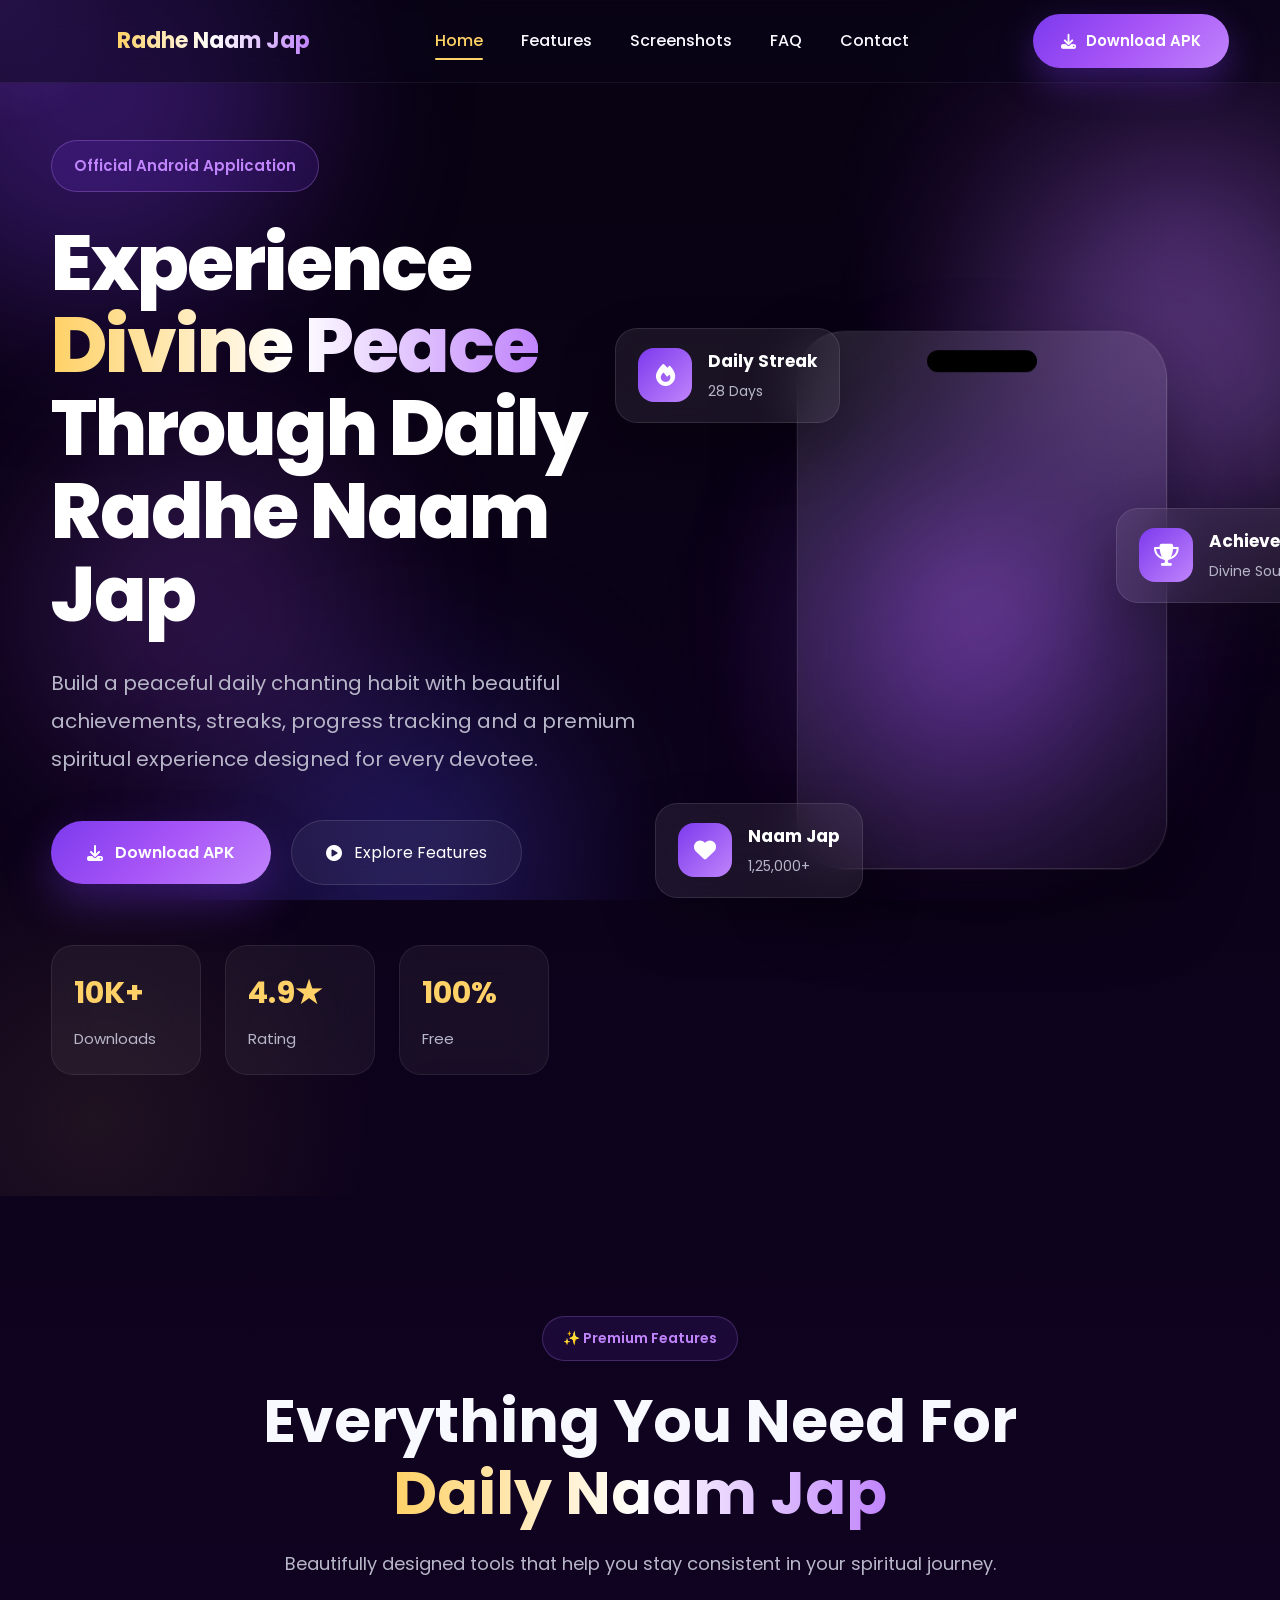
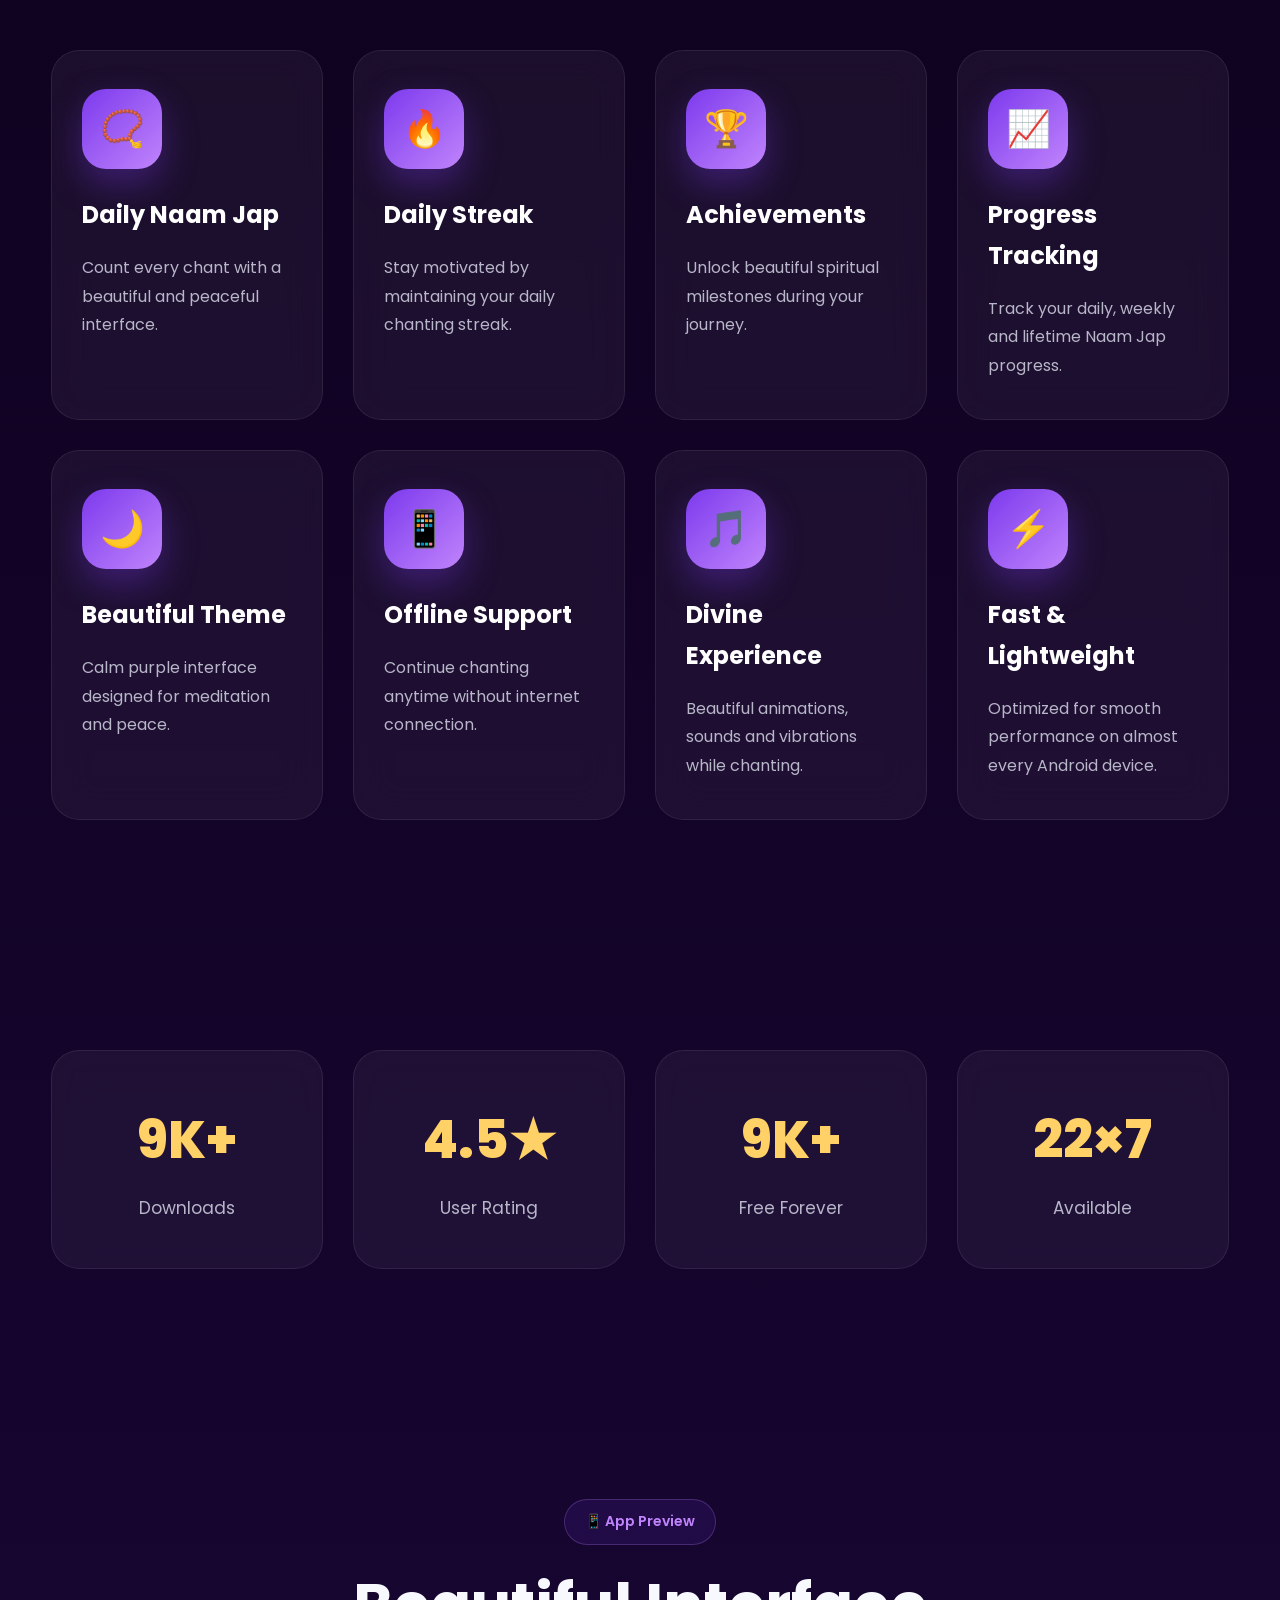
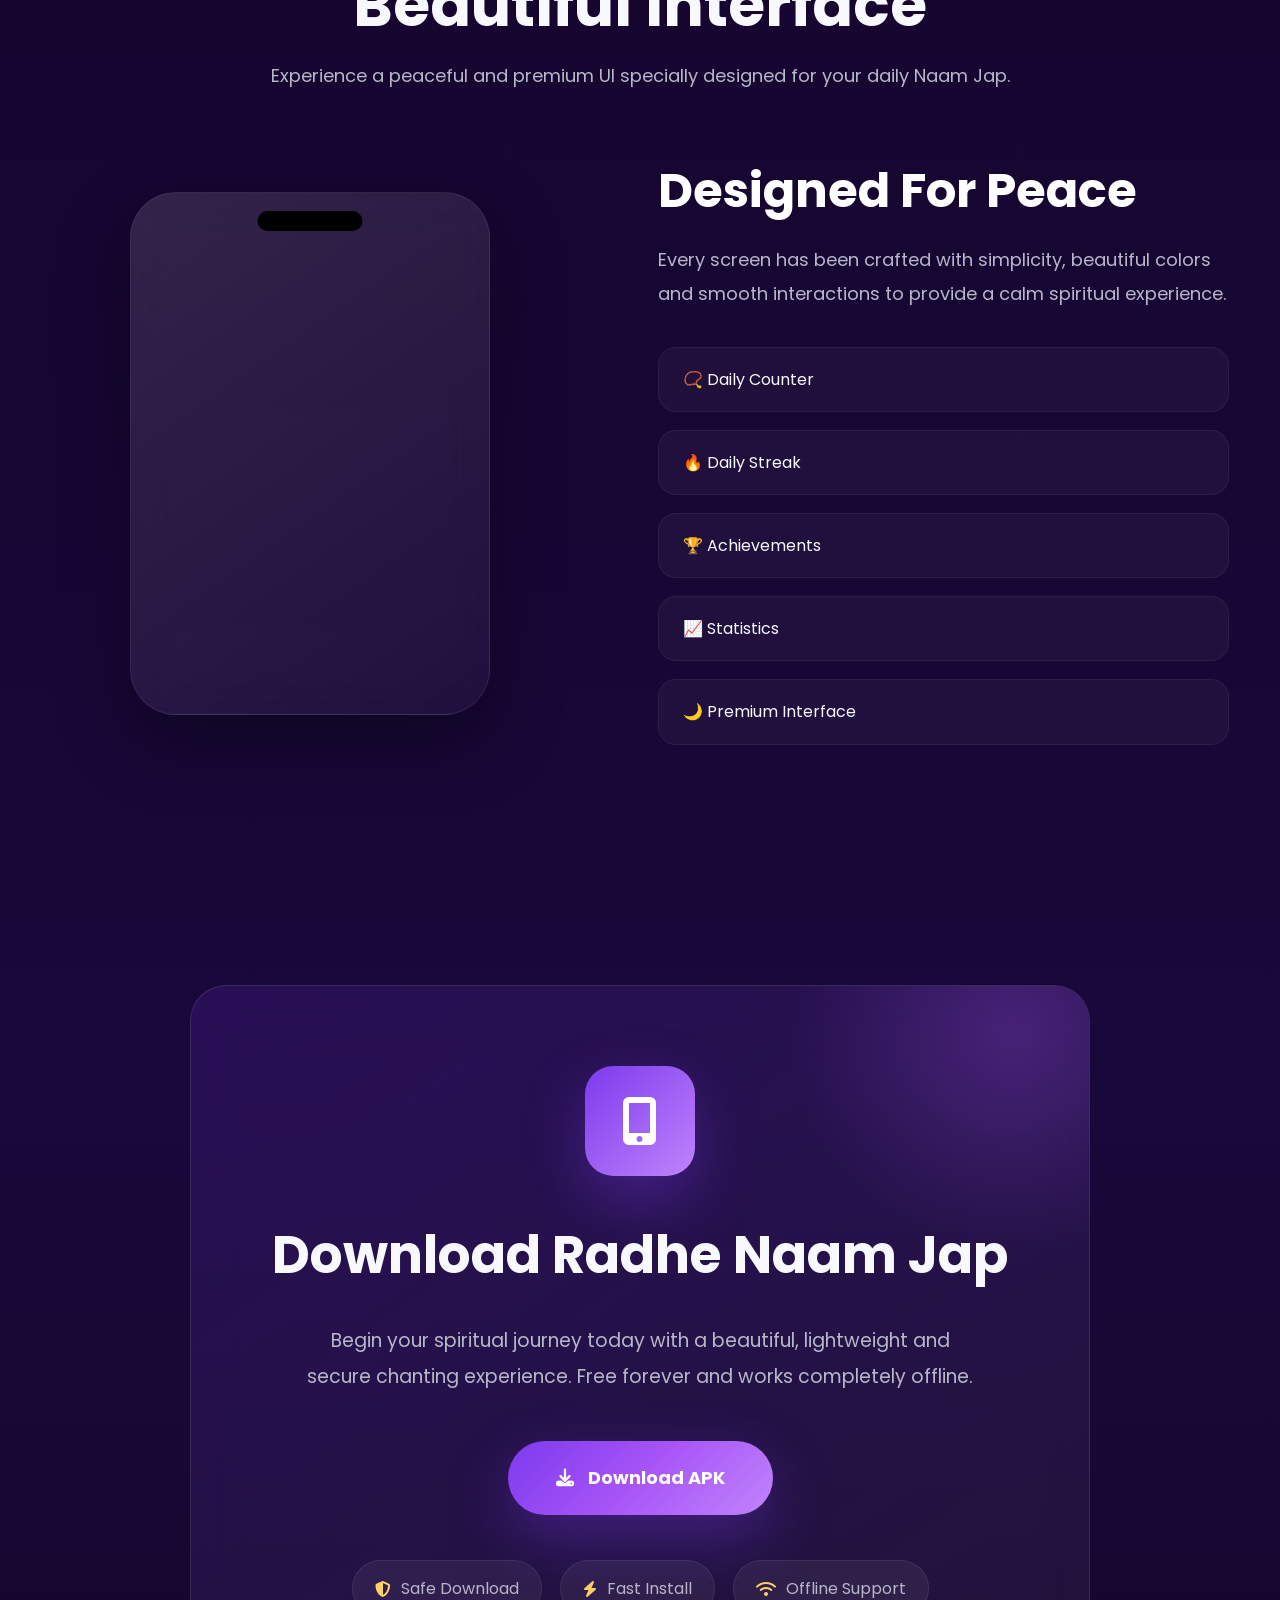
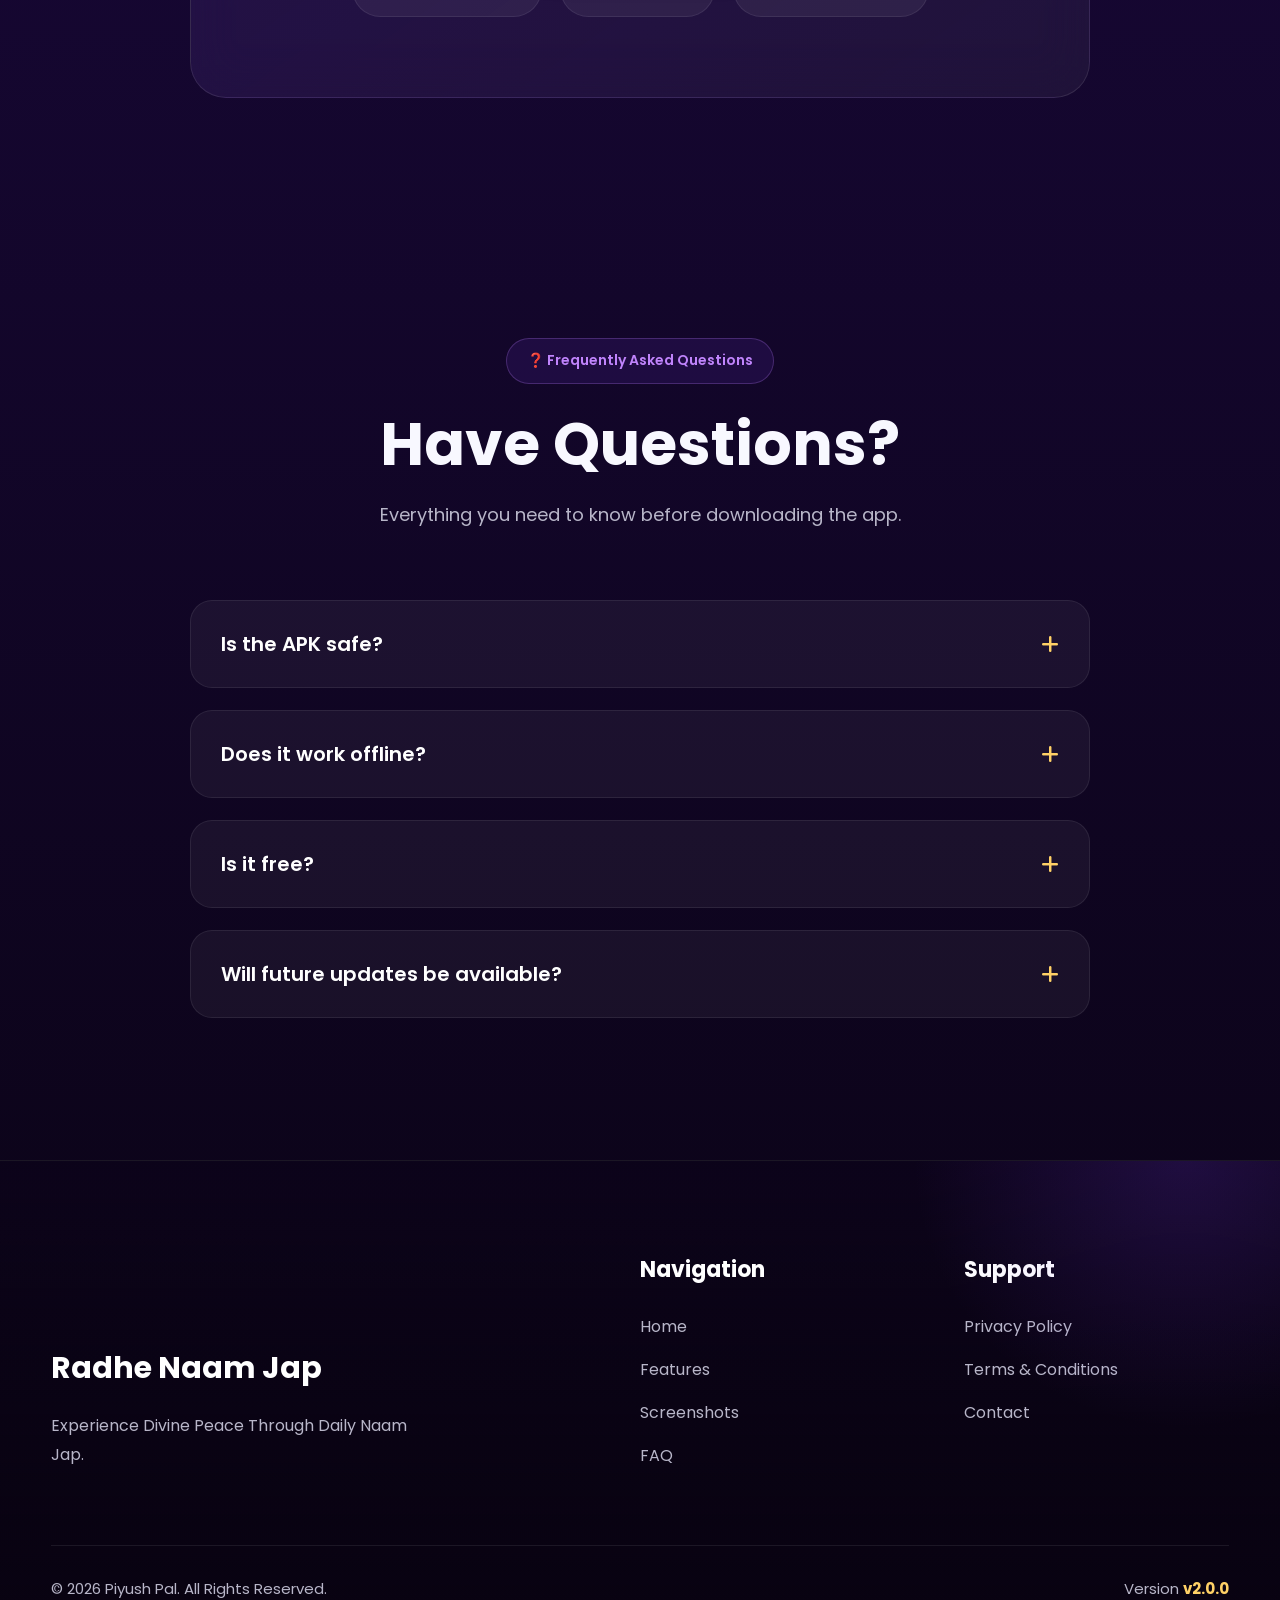
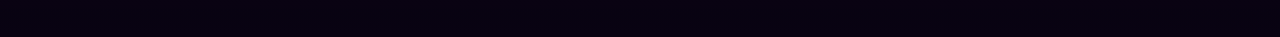
<file: index.html>
<!DOCTYPE html>
<html lang="en">

<head>

     <!-- Google tag (gtag.js) -->
    <script async src="https://www.googletagmanager.com/gtag/js?id=G-Z60PJWL6CF"></script>

    <script>
      window.dataLayer = window.dataLayer || [];
      function gtag(){dataLayer.push(arguments);}
      gtag('js', new Date());

      gtag('config', 'G-Z60PJWL6CF');
    </script>

    <!-- ==========================================================
         BASIC META
    =========================================================== -->

    <meta charset="UTF-8">

    <meta
        name="viewport"
        content="width=device-width, initial-scale=1.0">

    <meta
        http-equiv="X-UA-Compatible"
        content="IE=edge">

    <title>
        Radhe Naam Jap | Official Website
    </title>

    <link rel="canonical"
      href="https://pp6425481-gif.github.io/Radhe-Naam-Jap-Website/">

    <meta
        name="description"
        content="Experience Divine Peace through Daily Radhe Naam Jap. Download the official Android APK and begin your spiritual journey.">

    <meta
        name="keywords"
        content="Radhe Naam Jap, Krishna, Chanting, Meditation, Spiritual App">

    <meta
        name="author"
        content="Piyush Pal">

    <meta
        name="theme-color"
        content="#120326">

        <meta
    name="robots"
    content="index, follow, max-image-preview:large">

<!-- ==========================================================
     OPEN GRAPH
=========================================================== -->

<meta property="og:title"
      content="Radhe Naam Jap | Official Website">

<meta property="og:description"
      content="Download the official Radhe Naam Jap App. Daily Krishna chanting, mantra counter and meditation.">

<meta property="og:type"
      content="website">

<meta property="og:url"
      content="https://pp6425481-gif.github.io/Radhe-Naam-Jap-Website/">

<meta property="og:image"
      content="https://pp6425481-gif.github.io/Radhe-Naam-Jap-Website/images/logo/logo.png">

<meta property="og:site_name"
      content="Radhe Naam Jap">

      <meta name="twitter:card"
      content="summary_large_image">

<meta name="twitter:title"
      content="Radhe Naam Jap">

<meta name="twitter:description"
      content="Official Android Application">

<meta name="twitter:image"
      content="https://pp6425481-gif.github.io/Radhe-Naam-Jap-Website/images/logo/logo.png">
    <!-- ==========================================================
         FAVICON
    =========================================================== -->

 <link
    rel="icon"
    href="https://pp6425481-gif.github.io/Radhe-Naam-Jap-Website/images/logo/logo.png">

    <link
    rel="apple-touch-icon"
    href="https://pp6425481-gif.github.io/Radhe-Naam-Jap-Website/images/logo/logo.png">
    <!-- ==========================================================
         GOOGLE FONT
    =========================================================== -->

    <link
        rel="preconnect"
        href="https://fonts.googleapis.com">

    <link
        rel="preconnect"
        href="https://fonts.gstatic.com"
        crossorigin>

    <link
        href="https://fonts.googleapis.com/css2?family=Poppins:wght@300;400;500;600;700;800&display=swap"
        rel="stylesheet">

    <!-- ==========================================================
         FONT AWESOME
    =========================================================== -->

    <link
        rel="stylesheet"
        href="https://cdnjs.cloudflare.com/ajax/libs/font-awesome/6.7.2/css/all.min.css">

    <!-- ==========================================================
         CSS
    =========================================================== -->

    <link
        rel="stylesheet"
        href="css/style.css">


        <!-- ==========================================================
     SCHEMA.ORG (SEO)
=========================================================== -->

<script type="application/ld+json">
{
  "@context":"https://schema.org",
  "@type":"WebSite",
  "name":"Radhe Naam Jap",
  "url":"https://pp6425481-gif.github.io/Radhe-Naam-Jap-Website/",
  "description":"Official website of the Radhe Naam Jap Android App for Krishna chanting and meditation.",
  "publisher":{
    "@type":"Organization",
    "name":"Devrox Vision"
  }
}
</script>

<script type="application/ld+json">
{
  "@context":"https://schema.org",
  "@type":"MobileApplication",
  "name":"Radhe Naam Jap",
  "operatingSystem":"Android",
  "applicationCategory":"LifestyleApplication",
  "offers":{
    "@type":"Offer",
    "price":"0",
    "priceCurrency":"INR"
  },
  "downloadUrl":"https://github.com/pp6425481-gif/Radhe-Naam-Jap-Website/releases",
  "url":"https://pp6425481-gif.github.io/Radhe-Naam-Jap-Website/"
}

<script type="application/ld+json">
{
  "@context":"https://schema.org",
  "@type":"FAQPage",
  "mainEntity":[

    {
      "@type":"Question",
      "name":"What is Radhe Naam Jap?",
      "acceptedAnswer":{
        "@type":"Answer",
        "text":"Radhe Naam Jap is a free Android application for Krishna devotees to chant the holy name of Radha with a digital counter."
      }
    },

    {
      "@type":"Question",
      "name":"Is Radhe Naam Jap free?",
      "acceptedAnswer":{
        "@type":"Answer",
        "text":"Yes. The app is completely free to download and use."
      }
    },

    {
      "@type":"Question",
      "name":"How can I install the app?",
      "acceptedAnswer":{
        "@type":"Answer",
        "text":"Download the APK from the official website and install it on your Android device."
      }
    },

    {
      "@type":"Question",
      "name":"Does the app work offline?",
      "acceptedAnswer":{
        "@type":"Answer",
        "text":"Yes. Most of the core features work without an internet connection."
      }
    }

  ]
}
</script>

</script>

</head>

<body>

    <!-- ==========================================================
         PAGE LOADER
    =========================================================== -->

    <div id="loader">

        <div class="loader-ring"></div>

        <h2>

            Radhe Naam Jap

        </h2>

    </div>

    <!-- ==========================================================
         SCROLL PROGRESS
    =========================================================== -->

    <div id="progressBar"></div>

    <!-- ==========================================================
         CURSOR GLOW
    =========================================================== -->

    <div class="cursor-glow"></div>

    <!-- ==========================================================
         BACKGROUND BLOBS
    =========================================================== -->

    <div class="background-blobs">

        <span class="blob blob1"></span>

        <span class="blob blob2"></span>

        <span class="blob blob3"></span>

        <span class="blob blob4"></span>

    </div>

    <!-- ==========================================================
         HEADER
    =========================================================== -->

    <header
        class="header"
        id="header">

        <div class="container navbar">

            <!-- Logo -->

            <a
                href="#home"
                class="logo">

                <img
                    src="images/logo/logo.png"
                    alt="Logo">

                <span>

                    Radhe Naam Jap

                </span>

            </a>

            <!-- Navigation -->

            <nav class="nav">

                <ul class="nav-links">

                    <li>

                        <a
                            href="#home"
                            class="active">

                            Home

                        </a>

                    </li>

                    <li>

                        <a href="#features">

                            Features

                        </a>

                    </li>

                    <li>

                        <a href="#screenshots">

                            Screenshots

                        </a>

                    </li>

                    <li>

                        <a href="#faq">

                            FAQ

                        </a>

                    </li>

                    <li>

                        <a href="#contact">

                            Contact

                        </a>

                    </li>

                </ul>

            </nav>

            <!-- Download Button -->

            <a
                id="downloadButton"
                class="download-btn"
                href="https://github.com/pp6425481-gif/Radhe-Naam-Jap/releases/download/v1.0.3/app-release.apk"
                target="_blank">

                <i class="fa-solid fa-download"></i>

                Download APK

            </a>

            <!-- Mobile Menu -->

            <button
                id="menuToggle"
                class="menu-toggle">

                <span></span>

                <span></span>

                <span></span>

            </button>

        </div>

    </header>

    <!-- ==========================================================
         HERO SECTION
    =========================================================== -->

    <section
        class="hero"
        id="home">

        <div class="container hero-container">

            <div class="hero-left">

                                <div class="hero-badge">

                    <i class="fa-solid fa-sparkles"></i>

                    Official Android Application

                </div>

                <h1>

                    Experience

                    <span class="text-gradient">

                        Divine Peace

                    </span>

                    Through Daily

                    <br>

                    Radhe Naam Jap

                </h1>

                <p class="hero-description">

                    Build a peaceful daily chanting habit with beautiful
                    achievements, streaks, progress tracking and a
                    premium spiritual experience designed for every devotee.

                </p>

                <div class="hero-buttons">

                    <a

                        href="https://github.com/pp6425481-gif/Radhe-Naam-Jap/releases/download/v1.0.3/app-release.apk"
                        target="_blank"

                        id="heroDownload"

                        class="btn-primary">

                        <i class="fa-solid fa-download"></i>

                        Download APK

                    </a>

                    <a

                        href="#features"

                        class="btn-secondary">

                        <i class="fa-solid fa-circle-play"></i>

                        Explore Features

                    </a>

                </div>

                <div class="hero-stats">

                    <div class="mini-stat">

                        <h3>

                            10K+

                        </h3>

                        <span>

                            Downloads

                        </span>

                    </div>

                    <div class="mini-stat">

                        <h3>

                            4.9★

                        </h3>

                        <span>

                            Rating

                        </span>

                    </div>

                    <div class="mini-stat">

                        <h3>

                            100%

                        </h3>

                        <span>

                            Free

                        </span>

                    </div>

                </div>

            </div>

            <!-- ===========================
                 HERO RIGHT
            ============================ -->

            <div class="hero-right">

                <div class="phone-wrapper">

                    <div class="phone-glow"></div>

                    <div class="phone-frame">

                        <img

                            id="phoneScreen"

                            src="images/screenshots/screenshot1.png"

                            alt="Radhe Naam Jap">

                    </div>

                </div>

                <!-- Floating Cards -->

                <div class="floating-card card-one">

                    <i class="fa-solid fa-fire"></i>

                    <div>

                        <h4>

                            Daily Streak

                        </h4>

                        <p>

                            28 Days

                        </p>

                    </div>

                </div>

                <div class="floating-card card-two">

                    <i class="fa-solid fa-trophy"></i>

                    <div>

                        <h4>

                            Achievement

                        </h4>

                        <p>

                            Divine Soul

                        </p>

                    </div>

                </div>

                <div class="floating-card card-three">

                    <i class="fa-solid fa-heart"></i>

                    <div>

                        <h4>

                            Naam Jap

                        </h4>

                        <p>

                            1,25,000+

                        </p>

                    </div>

                </div>

            </div>

        </div>

    </section>

    <!-- ==========================================================
         FEATURES
    ========================================================== -->

    <section

        class="features"

        id="features">

        <div class="container">

            <div class="section-header">

                <span class="section-tag">

                    ✨ Premium Features

                </span>

                <h2>

                    Everything You Need For

                    <span class="text-gradient">

                        Daily Naam Jap

                    </span>

                </h2>

                <p>

                    Beautifully designed tools that help you stay
                    consistent in your spiritual journey.

                </p>

            </div>

            <div class="features-grid">

                                <!-- ===========================
                     FEATURE CARD 1
                ============================ -->

                <div class="feature-card">

                    <div class="feature-icon">

                        📿

                    </div>

                    <h3>

                        Daily Naam Jap

                    </h3>

                    <p>

                        Count every chant with a beautiful and peaceful interface.

                    </p>

                </div>

                <!-- =========================== -->

                <div class="feature-card">

                    <div class="feature-icon">

                        🔥

                    </div>

                    <h3>

                        Daily Streak

                    </h3>

                    <p>

                        Stay motivated by maintaining your daily chanting streak.

                    </p>

                </div>

                <!-- =========================== -->

                <div class="feature-card">

                    <div class="feature-icon">

                        🏆

                    </div>

                    <h3>

                        Achievements

                    </h3>

                    <p>

                        Unlock beautiful spiritual milestones during your journey.

                    </p>

                </div>

                <!-- =========================== -->

                <div class="feature-card">

                    <div class="feature-icon">

                        📈

                    </div>

                    <h3>

                        Progress Tracking

                    </h3>

                    <p>

                        Track your daily, weekly and lifetime Naam Jap progress.

                    </p>

                </div>

                <!-- =========================== -->

                <div class="feature-card">

                    <div class="feature-icon">

                        🌙

                    </div>

                    <h3>

                        Beautiful Theme

                    </h3>

                    <p>

                        Calm purple interface designed for meditation and peace.

                    </p>

                </div>

                <!-- =========================== -->

                <div class="feature-card">

                    <div class="feature-icon">

                        📱

                    </div>

                    <h3>

                        Offline Support

                    </h3>

                    <p>

                        Continue chanting anytime without internet connection.

                    </p>

                </div>

                <!-- =========================== -->

                <div class="feature-card">

                    <div class="feature-icon">

                        🎵

                    </div>

                    <h3>

                        Divine Experience

                    </h3>

                    <p>

                        Beautiful animations, sounds and vibrations while chanting.

                    </p>

                </div>

                <!-- =========================== -->

                <div class="feature-card">

                    <div class="feature-icon">

                        ⚡

                    </div>

                    <h3>

                        Fast & Lightweight

                    </h3>

                    <p>

                        Optimized for smooth performance on almost every Android device.

                    </p>

                </div>

            </div>

        </div>

    </section>

    <!-- ==========================================================
         STATS
    ========================================================== -->

    <section class="stats">

        <div class="container">

            <div class="stats-grid">

                <div class="stat-box">

                    <h2>

                        10K+

                    </h2>

                    <p>

                        Downloads

                    </p>

                </div>

                <div class="stat-box">

                    <h2>

                        4.9★

                    </h2>

                    <p>

                        User Rating

                    </p>

                </div>

                <div class="stat-box">

                    <h2>

                        100%

                    </h2>

                    <p>

                        Free Forever

                    </p>

                </div>

                <div class="stat-box">

                    <h2>

                        24×7

                    </h2>

                    <p>

                        Available

                    </p>

                </div>

            </div>

        </div>

    </section>

    <!-- ==========================================================
         APP PREVIEW
    ========================================================== -->

    <section

        class="screenshots"

        id="screenshots">

        <div class="container">

            <div class="section-header">

                <span class="section-tag">

                    📱 App Preview

                </span>

                <h2>

                    Beautiful Interface

                </h2>

                <p>

                    Experience a peaceful and premium UI specially designed
                    for your daily Naam Jap.

                </p>

            </div>

            <div class="preview-wrapper">

                <div class="preview-phone">

                    <img

                        id="previewImage"

                        src="images/screenshots/screenshot1.png"

                        alt="Preview">

                </div>

                <div class="preview-content">

                    <h3>

                        Designed For Peace

                    </h3>

                    <p>

                        Every screen has been crafted with simplicity,
                        beautiful colors and smooth interactions to
                        provide a calm spiritual experience.

                    </p>

                    <ul class="preview-list">

                        <li>📿 Daily Counter</li>

                        <li>🔥 Daily Streak</li>

                        <li>🏆 Achievements</li>

                        <li>📈 Statistics</li>

                        <li>🌙 Premium Interface</li>

                    </ul>

                </div>

            </div>

        </div>

    </section>

    <!-- ==========================================================
         DOWNLOAD SECTION
    ========================================================== -->

    <section class="download">

        <div class="container">

            <div class="download-card">


                                <div class="download-icon">

                    <i class="fa-solid fa-mobile-screen-button"></i>

                </div>

                <h2>

                    Download Radhe Naam Jap

                </h2>

                <p>

                    Begin your spiritual journey today with a beautiful,
                    lightweight and secure chanting experience.
                    Free forever and works completely offline.

                </p>

                <div class="download-actions">

                    <a

                        id="downloadApk"

                        href="https://github.com/pp6425481-gif/Radhe-Naam-Jap/releases/download/v1.0.3/app-release.apk"
                        target="_blank"

                        class="download-big">

                        <i class="fa-solid fa-download"></i>

                        Download APK

                    </a>

                </div>

                <div class="download-info">

                    <span>

                        <i class="fa-solid fa-shield-halved"></i>

                        Safe Download

                    </span>

                    <span>

                        <i class="fa-solid fa-bolt"></i>

                        Fast Install

                    </span>

                    <span>

                        <i class="fa-solid fa-wifi"></i>

                        Offline Support

                    </span>

                </div>

            </div>

        </div>

    </section>

    <!-- ==========================================================
         FAQ
    ========================================================== -->

    <section

        class="faq"

        id="faq">

        <div class="container">

            <div class="section-header">

                <span class="section-tag">

                    ❓ Frequently Asked Questions

                </span>

                <h2>

                    Have Questions?

                </h2>

                <p>

                    Everything you need to know before downloading the app.

                </p>

            </div>

            <div class="faq-list">

                <div class="faq-item">

                    <button class="faq-question">

                        Is the APK safe?

                        <i class="fa-solid fa-plus"></i>

                    </button>

                    <div class="faq-answer">

                        <p>

                            Yes. This APK is published from the official GitHub Release
                            and is completely safe.

                        </p>

                    </div>

                </div>

                <div class="faq-item">

                    <button class="faq-question">

                        Does it work offline?

                        <i class="fa-solid fa-plus"></i>

                    </button>

                    <div class="faq-answer">

                        <p>

                            Yes. Most features work completely offline.

                        </p>

                    </div>

                </div>

                <div class="faq-item">

                    <button class="faq-question">

                        Is it free?

                        <i class="fa-solid fa-plus"></i>

                    </button>

                    <div class="faq-answer">

                        <p>

                            Yes. Radhe Naam Jap is completely free forever.

                        </p>

                    </div>

                </div>

                <div class="faq-item">

                    <button class="faq-question">

                        Will future updates be available?

                        <i class="fa-solid fa-plus"></i>

                    </button>

                    <div class="faq-answer">

                        <p>

                            Yes. Every new version will be available from the official
                            GitHub Release page.

                        </p>

                    </div>

                </div>

            </div>

        </div>

    </section>

    <!-- ==========================================================
         FOOTER
    ========================================================== -->

    <footer

        class="footer"

        id="contact">

        <div class="container">

            <div class="footer-top">

                <div class="footer-brand">

                    <img

                        src="images/logo/logo.png"

                        alt="Logo">

                    <h3>

                        Radhe Naam Jap

                    </h3>

                    <p>

                        Experience Divine Peace Through Daily Naam Jap.

                    </p>

                </div>

                <div class="footer-links">

                    <h4>

                        Navigation

                    </h4>

                    <a href="#home">

                        Home

                    </a>

                    <a href="#features">

                        Features

                    </a>

                    <a href="#screenshots">

                        Screenshots

                    </a>

                    <a href="#faq">

                        FAQ

                    </a>

                </div>

                <div class="footer-links">

                    <h4>

                        Support

                    </h4>

                    <a href="pages/privacy.html">

                        Privacy Policy

                    </a>

                    <a href="pages/terms.html">

                        Terms & Conditions

                    </a>

                    <a href="pages/contact.html">

                        Contact

                    </a>

                </div>

            </div>

            <div class="footer-bottom">

                <p>

                       © <span id="currentYear"></span> Piyush Pal.
    All Rights Reserved.

                </p>

                <p>

                    Version

                    <span id="appVersion">

                        Loading...

                    </span>

                </p>

            </div>

        </div>

    </footer>

    <!-- ==========================================================
         JAVASCRIPT
    ========================================================== -->

    <script src="js/script.js"></script>

</body>

</html>
</file>
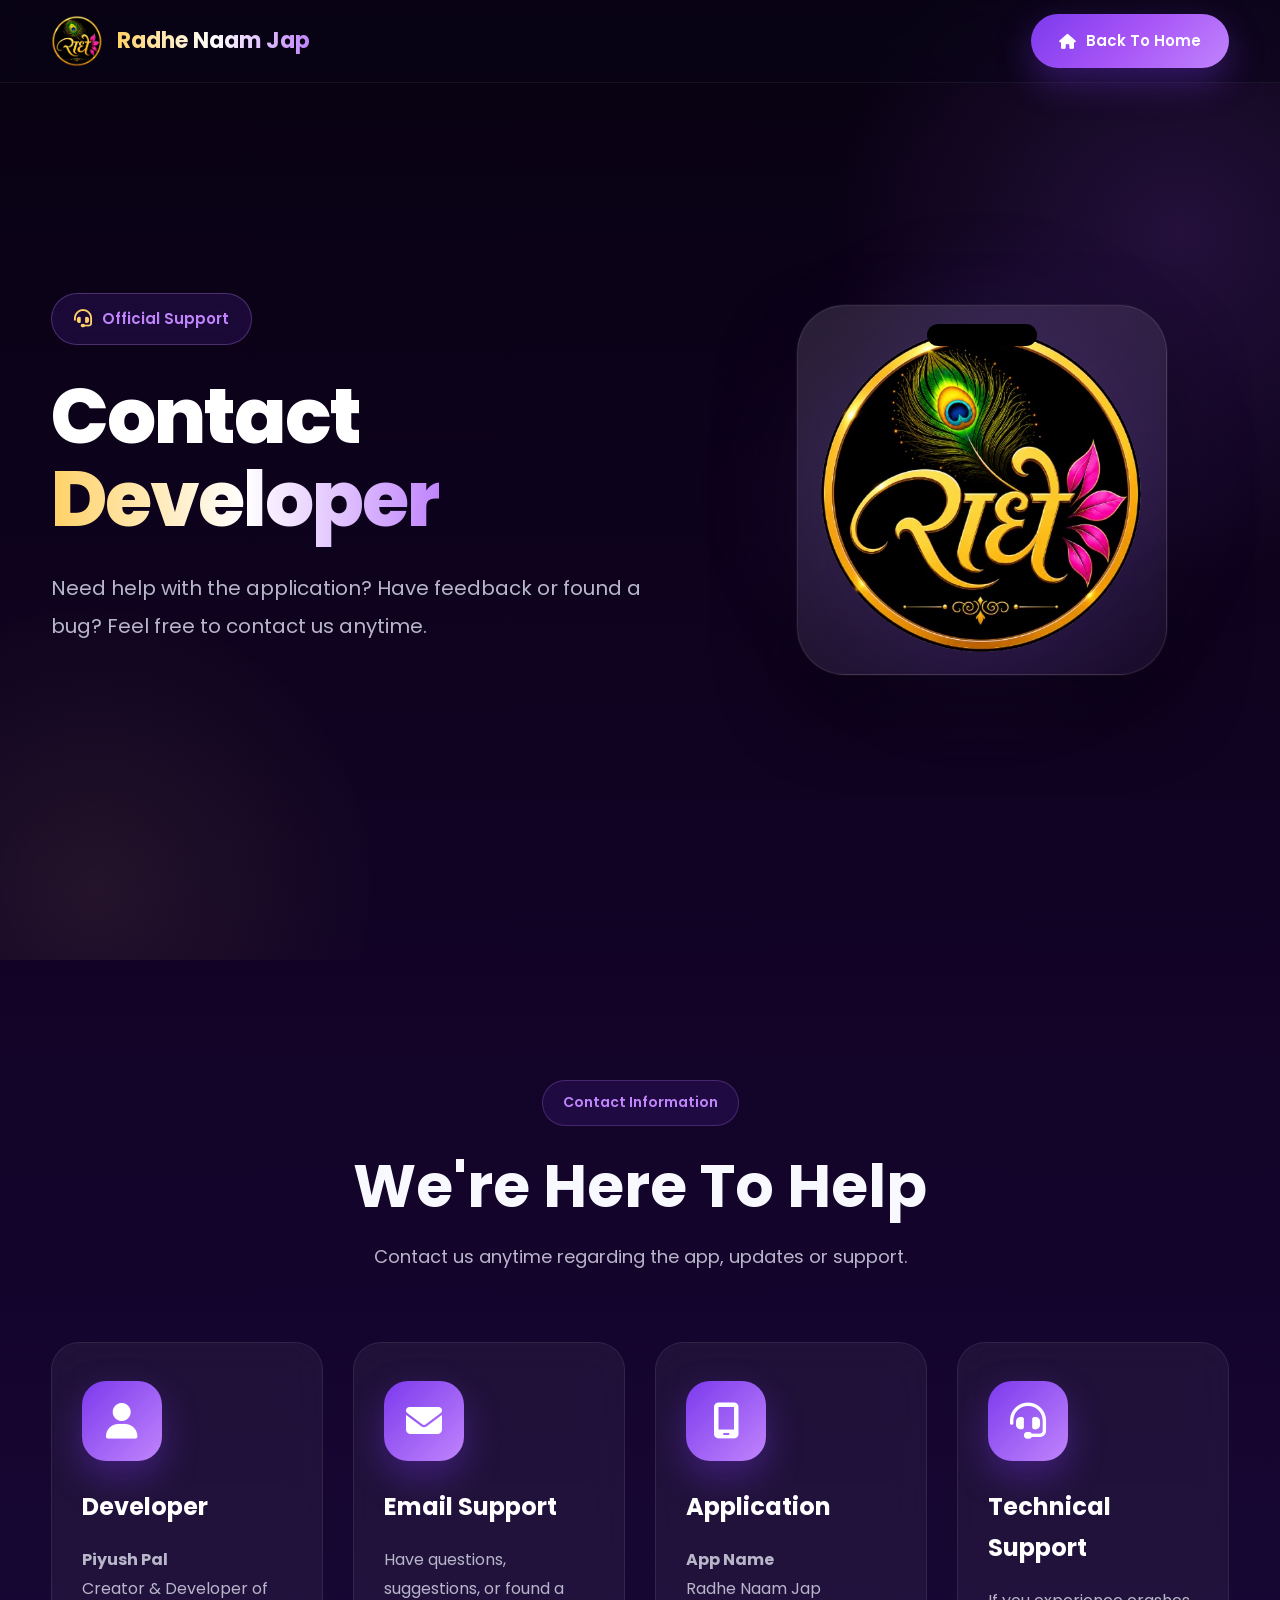
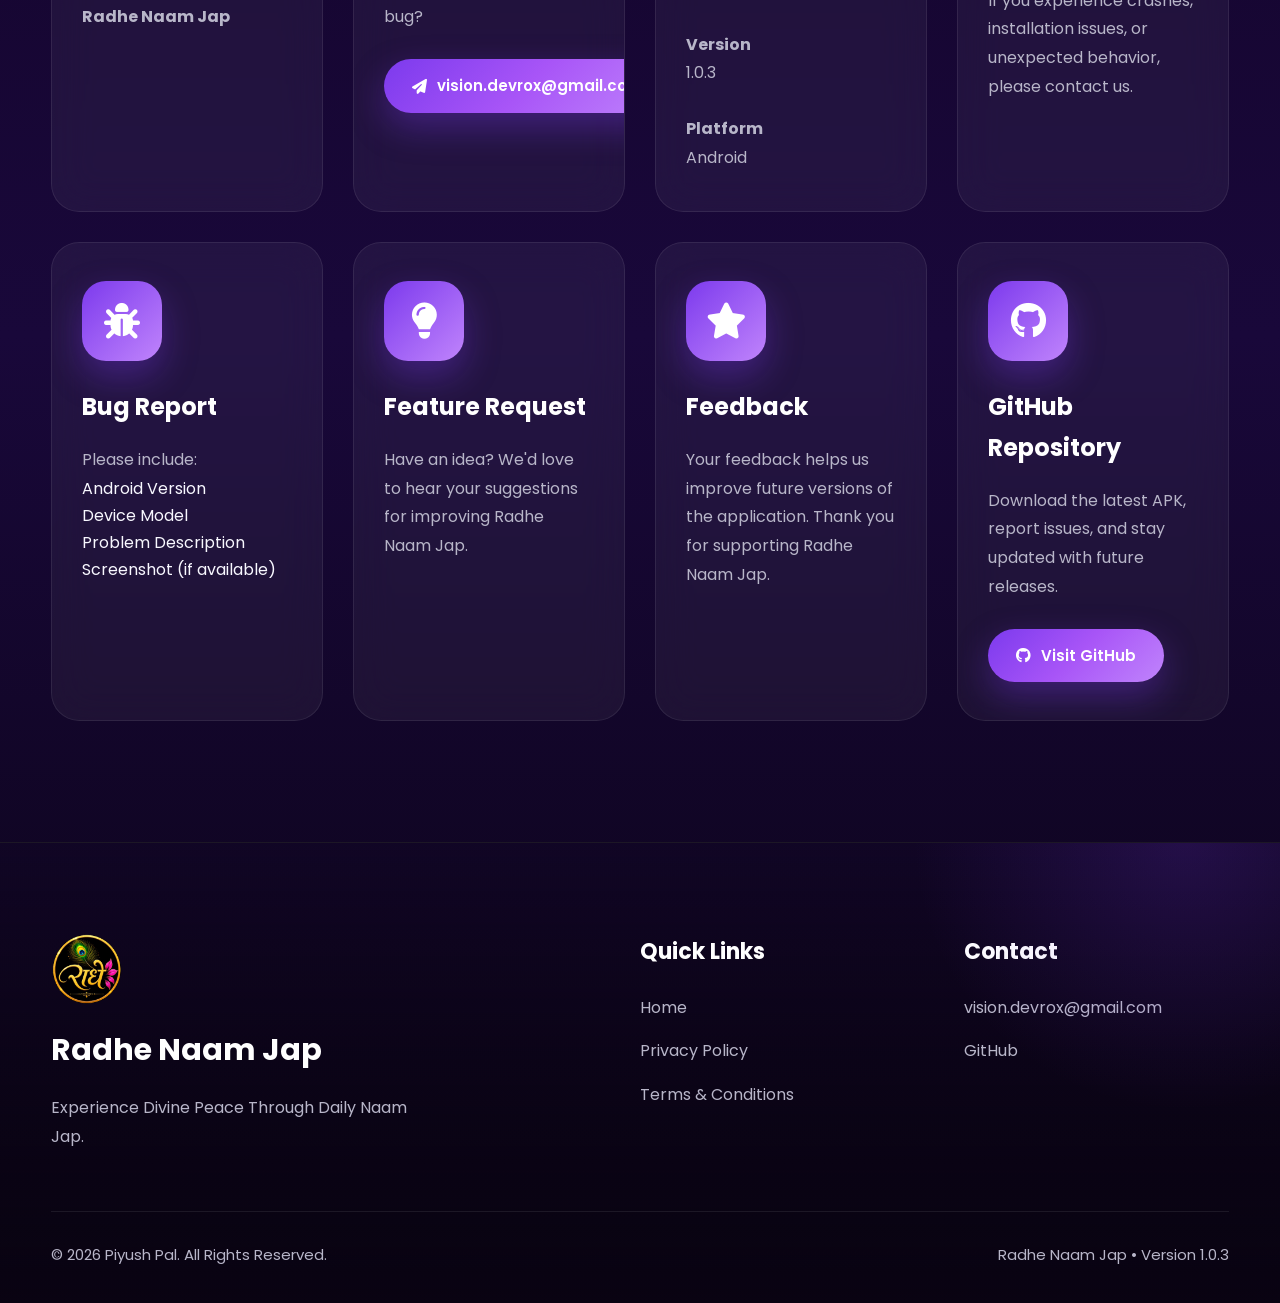
<file: pages/contact.html>
<!DOCTYPE html>
<html lang="en">

<head>

    <!-- ==========================================
         BASIC META
    =========================================== -->

    <meta charset="UTF-8">

    <meta name="viewport"
        content="width=device-width, initial-scale=1.0">

    <meta http-equiv="X-UA-Compatible"
        content="IE=edge">

    <title>

        Contact Us | Radhe Naam Jap

    </title>

    <meta name="description"
        content="Contact the developer of Radhe Naam Jap.">

    <meta name="keywords"
        content="Contact, Support, Radhe Naam Jap">

    <meta name="author"
        content="Piyush Pal">

    <meta name="theme-color"
        content="#120326">

    <!-- ==========================================
         FAVICON
    =========================================== -->

    <link rel="icon"
        href="../images/logo/logo.png">

    <!-- ==========================================
         GOOGLE FONT
    =========================================== -->

    <link rel="preconnect"
        href="https://fonts.googleapis.com">

    <link rel="preconnect"
        href="https://fonts.gstatic.com"
        crossorigin>

    <link href="https://fonts.googleapis.com/css2?family=Poppins:wght@300;400;500;600;700;800&display=swap"
        rel="stylesheet">

    <!-- ==========================================
         FONT AWESOME
    =========================================== -->

    <link rel="stylesheet"
        href="https://cdnjs.cloudflare.com/ajax/libs/font-awesome/6.7.2/css/all.min.css">

    <!-- ==========================================
         MAIN CSS
    =========================================== -->

    <link rel="stylesheet"
        href="../css/style.css">

</head>

<body>

    <!-- ==========================================
         HEADER
    =========================================== -->

    <header class="header">

        <div class="container navbar">

            <a href="../index.html"
                class="logo">

                <img src="../images/logo/logo.png"
                    alt="Logo">

                <span>

                    Radhe Naam Jap

                </span>

            </a>

            <a href="../index.html"
                class="download-btn">

                <i class="fa-solid fa-house"></i>

                Back To Home

            </a>

        </div>

    </header>

    <!-- ==========================================
         HERO
    =========================================== -->

    <section class="hero">

        <div class="container hero-container">

            <div class="hero-left">

                <div class="hero-badge">

                    <i class="fa-solid fa-headset"></i>

                    Official Support

                </div>

                <h1>

                    Contact

                    <span class="text-gradient">

                        Developer

                    </span>

                </h1>

                <p class="hero-description">

                    Need help with the application?
                    Have feedback or found a bug?

                    Feel free to contact us anytime.

                </p>

            </div>

            <div class="hero-right">

                <div class="phone-wrapper">

                    <div class="phone-glow"></div>

                    <div class="phone-frame">

                        <img src="../images/logo/logo.png"
                            alt="Contact">

                    </div>

                </div>

            </div>

        </div>

    </section>

    <!-- ==========================================
         CONTACT CONTENT
    =========================================== -->

    <section class="features">

        <div class="container">

            <div class="section-header">

                <span class="section-tag">

                    Contact Information

                </span>

                <h2>

                    We're Here To Help

                </h2>

                <p>

                    Contact us anytime regarding the app,
                    updates or support.

                </p>

            </div>

            <div class="features-grid">

                                <!-- ==========================================
                     DEVELOPER
                =========================================== -->

                <div class="feature-card">

                    <div class="feature-icon">

                        <i class="fa-solid fa-user"></i>

                    </div>

                    <h3>

                        Developer

                    </h3>

                    <p>

                        <strong>Piyush Pal</strong>

                    </p>

                    <p>

                        Creator & Developer of
                        <strong>Radhe Naam Jap</strong>

                    </p>

                </div>

                <!-- ==========================================
                     EMAIL
                =========================================== -->

                <div class="feature-card">

                    <div class="feature-icon">

                        <i class="fa-solid fa-envelope"></i>

                    </div>

                    <h3>

                        Email Support

                    </h3>

                    <p>

                        Have questions, suggestions,
                        or found a bug?

                    </p>

                    <br>

                    <a
                        href="mailto:vision.devrox@gmail.com"
                        class="download-btn">

                        <i class="fa-solid fa-paper-plane"></i>

                        vision.devrox@gmail.com

                    </a>

                </div>

                <!-- ==========================================
                     APP INFO
                =========================================== -->

                <div class="feature-card">

                    <div class="feature-icon">

                        <i class="fa-solid fa-mobile-screen"></i>

                    </div>

                    <h3>

                        Application

                    </h3>

                    <p>

                        <strong>App Name</strong>

                        <br>

                        Radhe Naam Jap

                    </p>

                    <br>

                    <p>

                        <strong>Version</strong>

                        <br>

                        1.0.3

                    </p>

                    <br>

                    <p>

                        <strong>Platform</strong>

                        <br>

                        Android

                    </p>

                </div>

                <!-- ==========================================
                     SUPPORT
                =========================================== -->

                <div class="feature-card">

                    <div class="feature-icon">

                        <i class="fa-solid fa-headset"></i>

                    </div>

                    <h3>

                        Technical Support

                    </h3>

                    <p>

                        If you experience crashes,
                        installation issues,
                        or unexpected behavior,
                        please contact us.

                    </p>

                </div>

                <!-- ==========================================
                     BUG REPORT
                =========================================== -->

                <div class="feature-card">

                    <div class="feature-icon">

                        <i class="fa-solid fa-bug"></i>

                    </div>

                    <h3>

                        Bug Report

                    </h3>

                    <p>

                        Please include:

                    </p>

                    <ul>

                        <li>Android Version</li>

                        <li>Device Model</li>

                        <li>Problem Description</li>

                        <li>Screenshot (if available)</li>

                    </ul>

                </div>

                <!-- ==========================================
                     FEATURE REQUEST
                =========================================== -->

                <div class="feature-card">

                    <div class="feature-icon">

                        <i class="fa-solid fa-lightbulb"></i>

                    </div>

                    <h3>

                        Feature Request

                    </h3>

                    <p>

                        Have an idea?

                        We'd love to hear your suggestions
                        for improving Radhe Naam Jap.

                    </p>

                </div>

                <!-- ==========================================
                     FEEDBACK
                =========================================== -->

                <div class="feature-card">

                    <div class="feature-icon">

                        <i class="fa-solid fa-star"></i>

                    </div>

                    <h3>

                        Feedback

                    </h3>

                    <p>

                        Your feedback helps us improve
                        future versions of the application.

                        Thank you for supporting
                        Radhe Naam Jap.

                    </p>

                </div>

                                <!-- ==========================================
                     GITHUB REPOSITORY
                =========================================== -->

                <div class="feature-card">

                    <div class="feature-icon">

                        <i class="fa-brands fa-github"></i>

                    </div>

                    <h3>

                        GitHub Repository

                    </h3>

                    <p>

                        Download the latest APK, report issues,
                        and stay updated with future releases.

                    </p>

                    <br>

                    <a
                        href="https://github.com/pp6425481-gif/Radhe-Naam-Jap"
                        target="_blank"
                        class="download-btn">

                        <i class="fa-brands fa-github"></i>

                        Visit GitHub

                    </a>

                </div>

            </div>

        </div>

    </section>

    <!-- ==========================================
         FOOTER
    =========================================== -->

    <footer class="footer">

        <div class="container">

            <div class="footer-top">

                <div class="footer-brand">

                    <img
                        src="../images/logo/logo.png"
                        alt="Radhe Naam Jap Logo">

                    <h3>

                        Radhe Naam Jap

                    </h3>

                    <p>

                        Experience Divine Peace Through Daily Naam Jap.

                    </p>

                </div>

                <div class="footer-links">

                    <h4>

                        Quick Links

                    </h4>

                    <a href="../index.html">

                        Home

                    </a>

                    <a href="privacy.html">

                        Privacy Policy

                    </a>

                    <a href="terms.html">

                        Terms & Conditions

                    </a>

                </div>

                <div class="footer-links">

                    <h4>

                        Contact

                    </h4>

                    <a href="mailto:vision.devrox@gmail.com">

                        vision.devrox@gmail.com

                    </a>

                    <a
                        href="https://github.com/pp6425481-gif/Radhe-Naam-Jap"
                        target="_blank">

                        GitHub

                    </a>

                </div>

            </div>

            <div class="footer-bottom">

                <p>

                    © <span id="currentYear"></span>
                    Piyush Pal. All Rights Reserved.

                </p>

                <p>

                    Radhe Naam Jap • Version 1.0.3

                </p>

            </div>

        </div>

    </footer>

    <!-- ==========================================
         JAVASCRIPT
    =========================================== -->

    <script>

        document.getElementById("currentYear").textContent =
            new Date().getFullYear();

    </script>

</body>

</html>
</file>
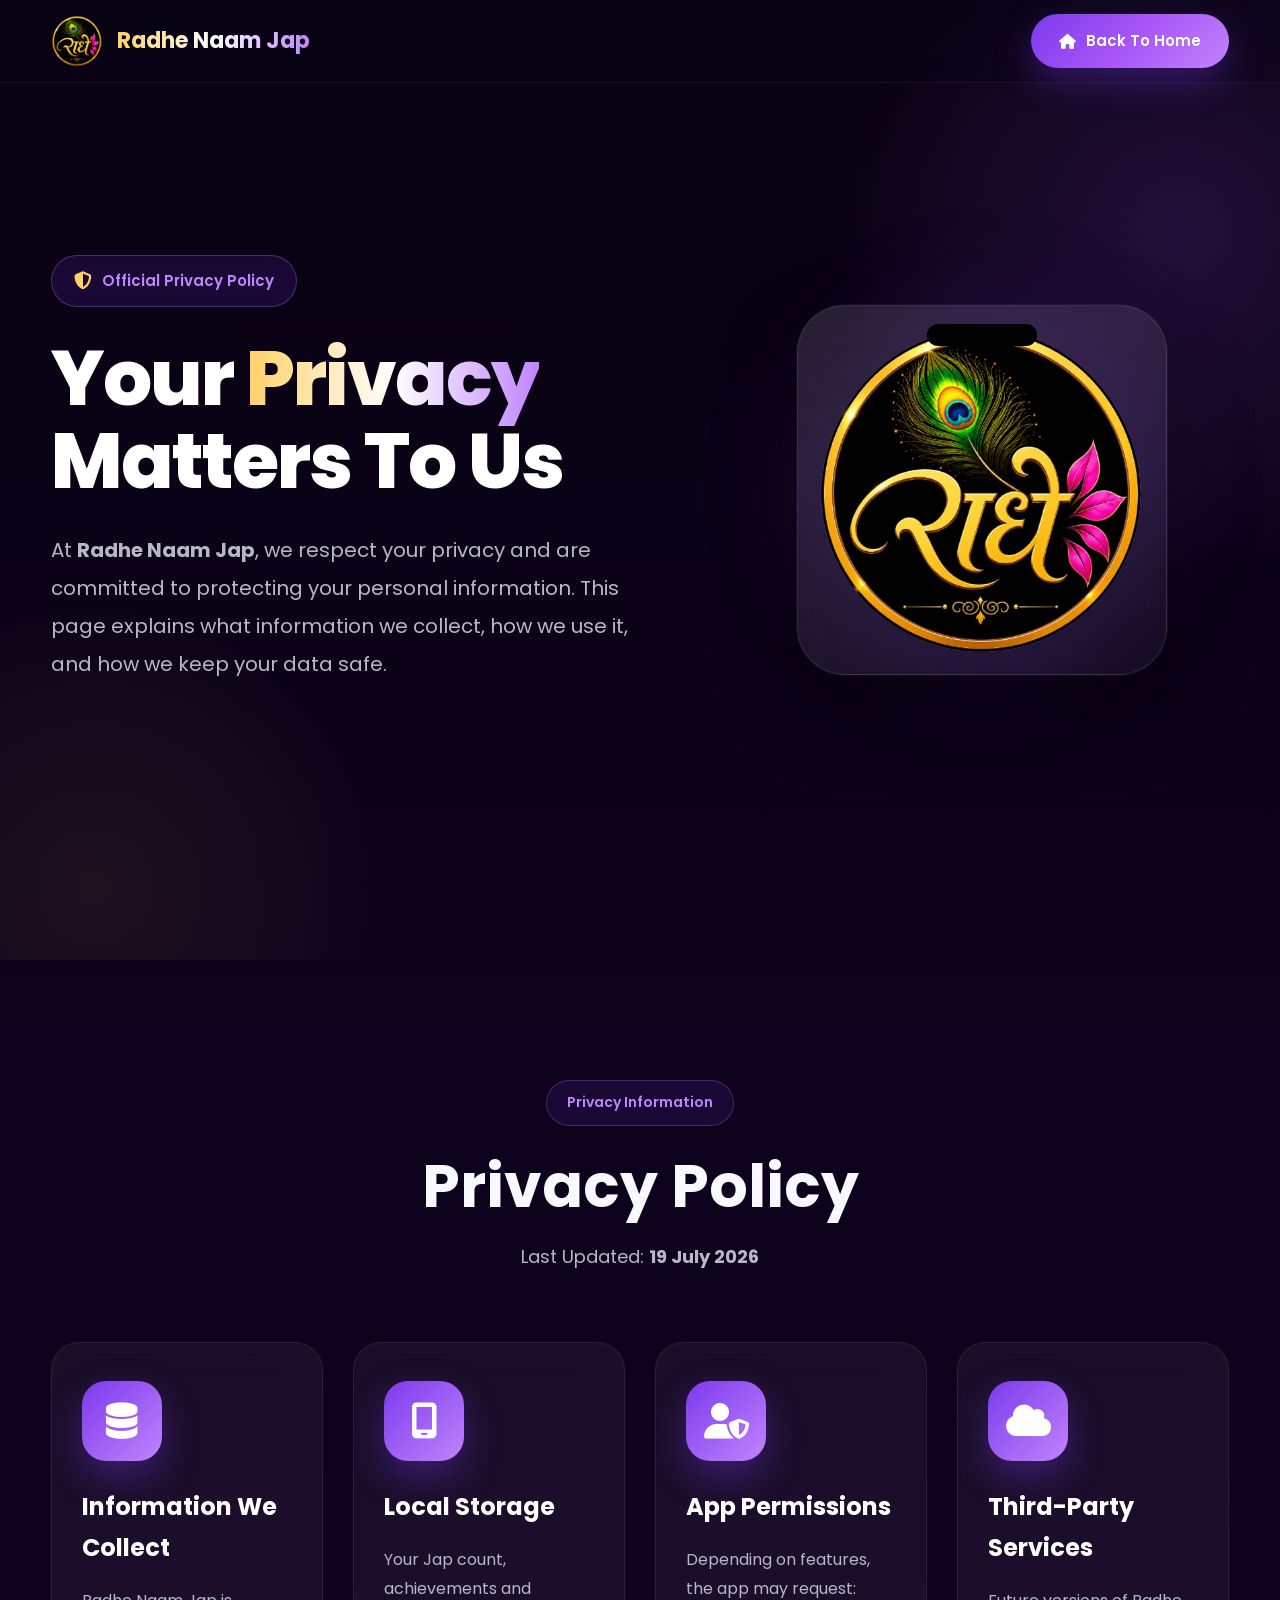
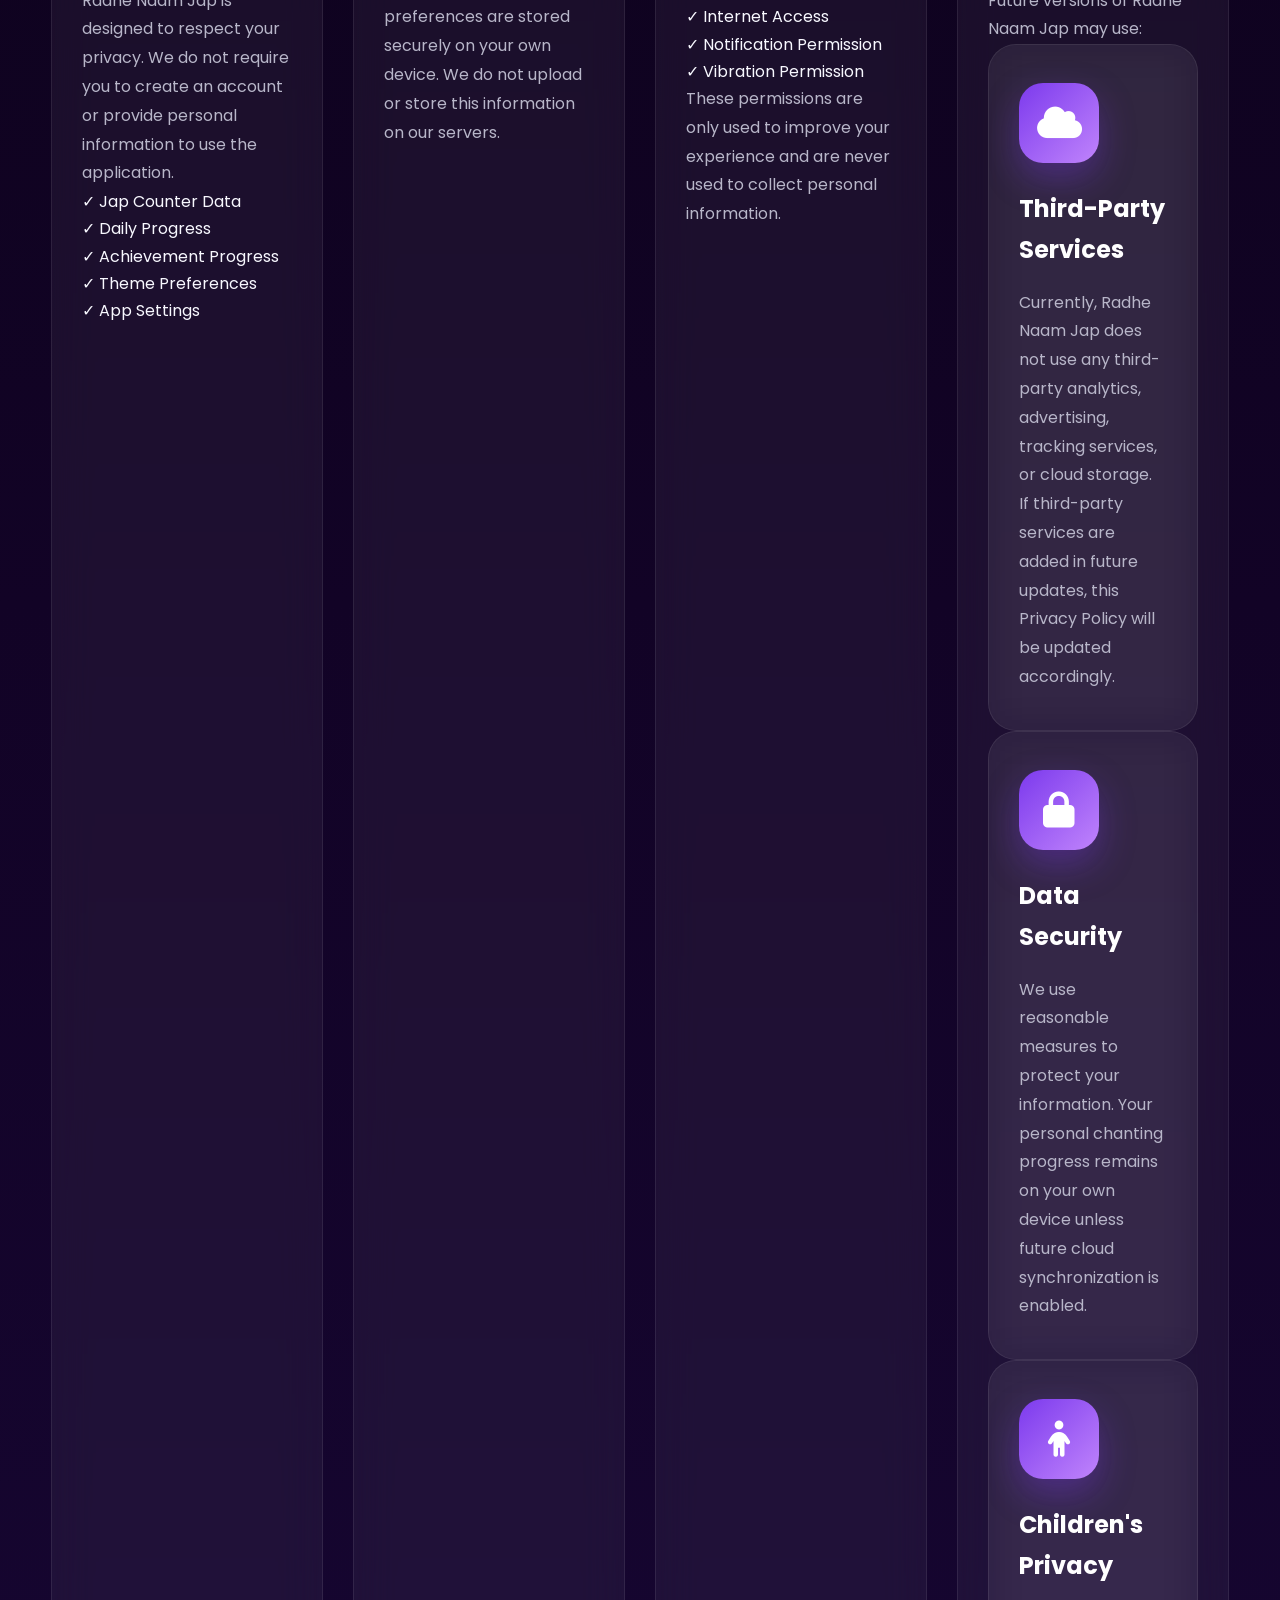
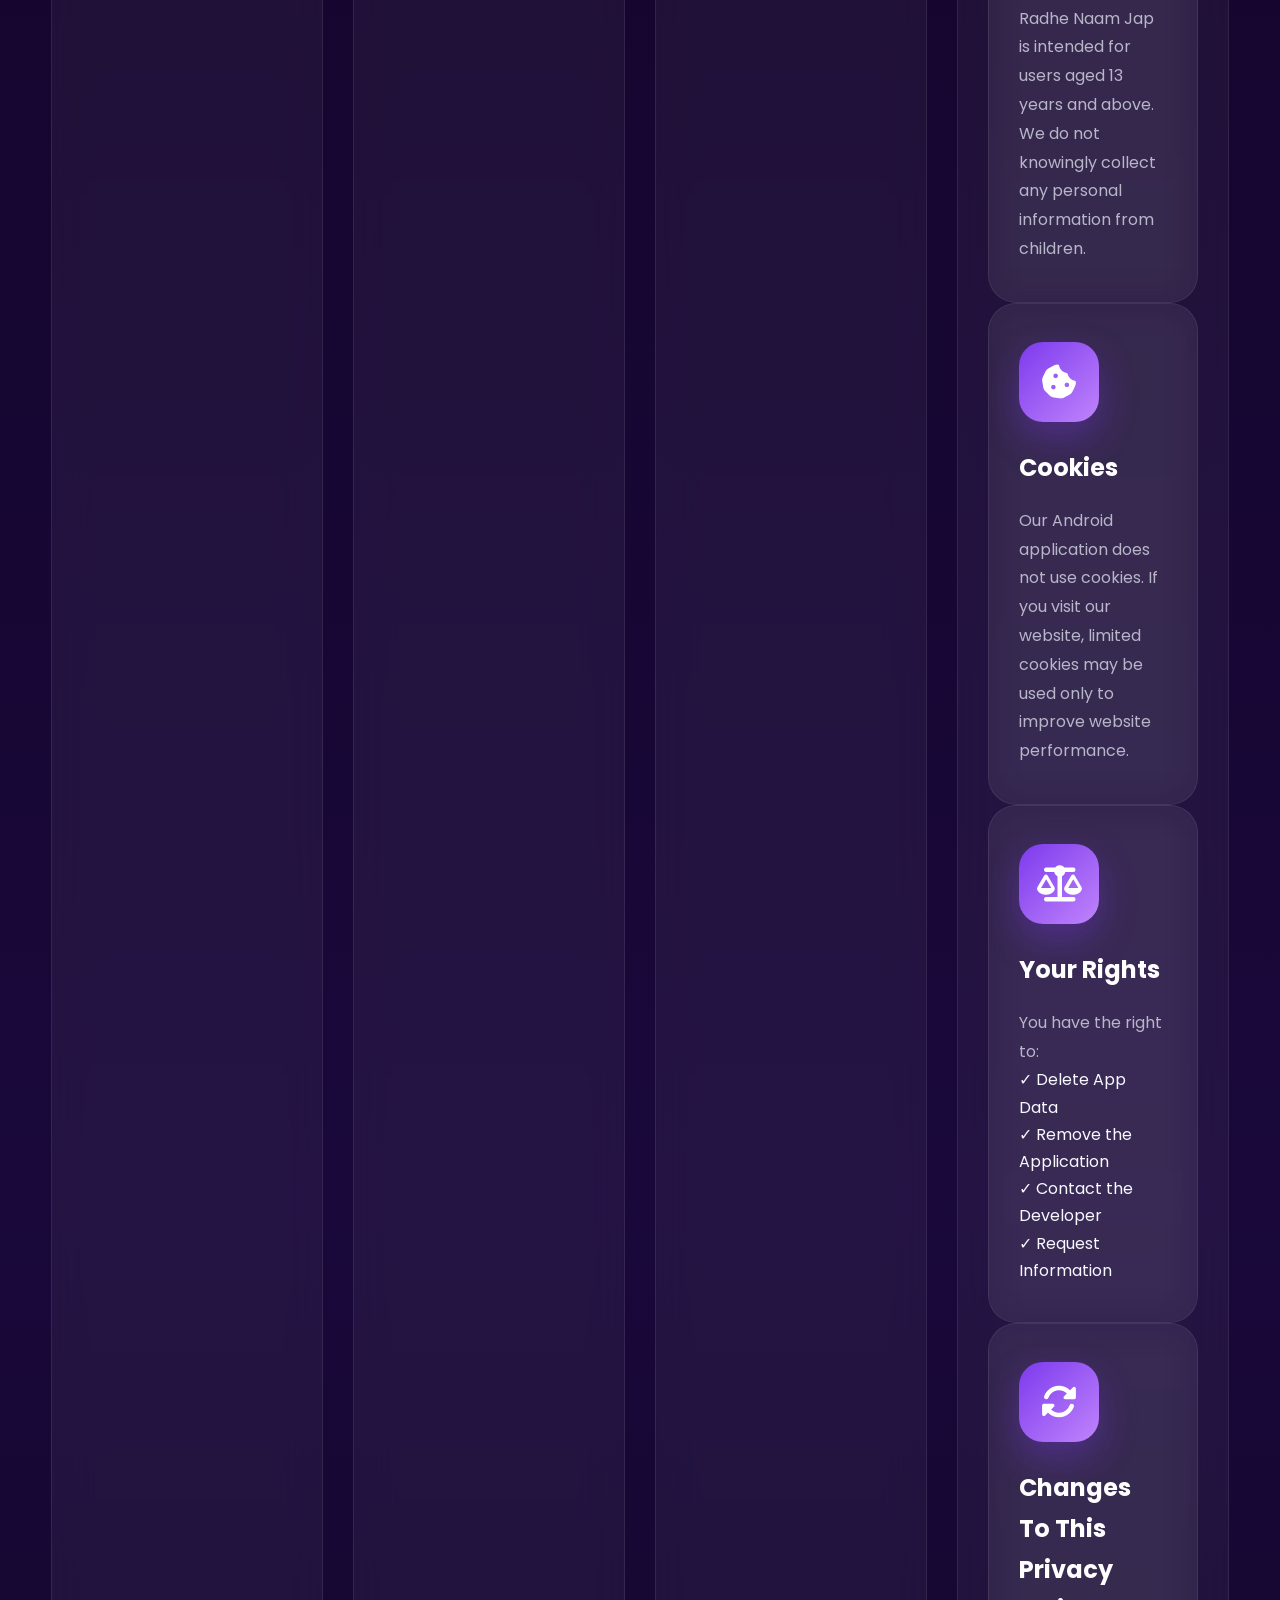
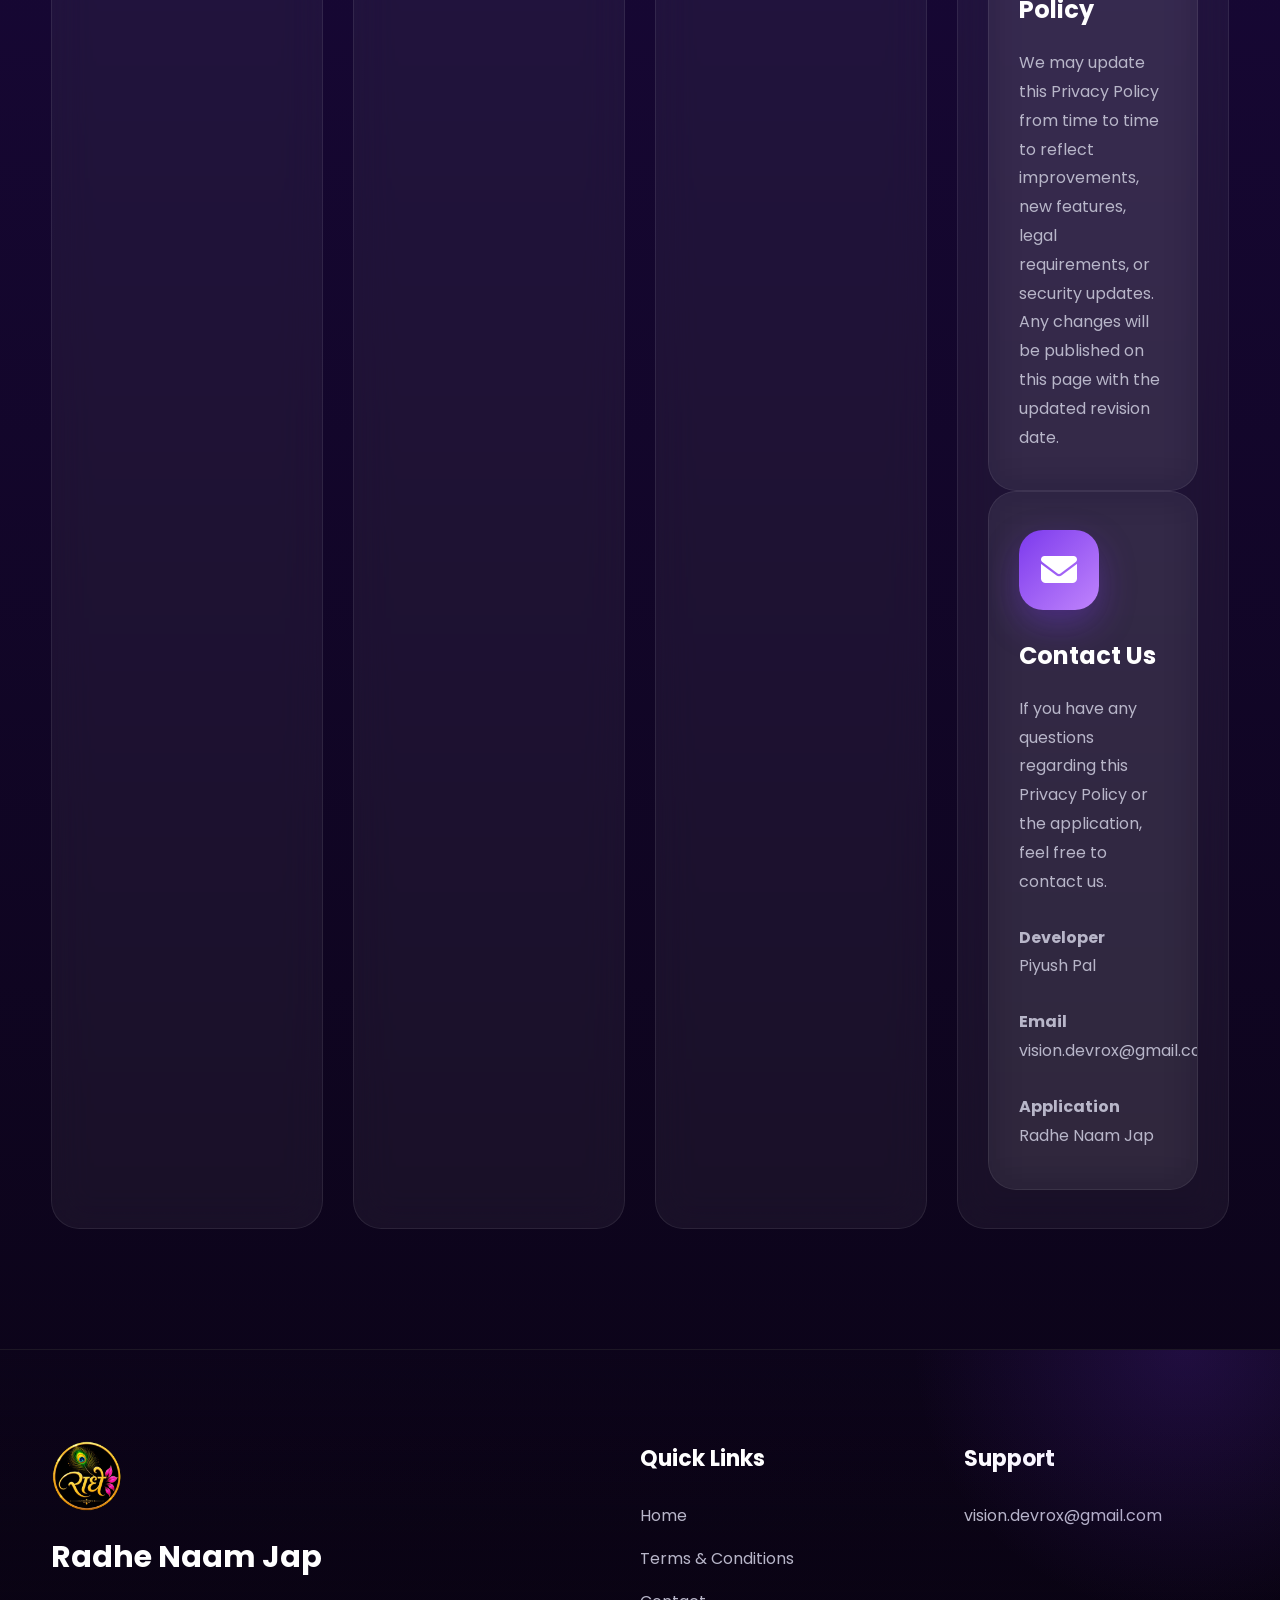
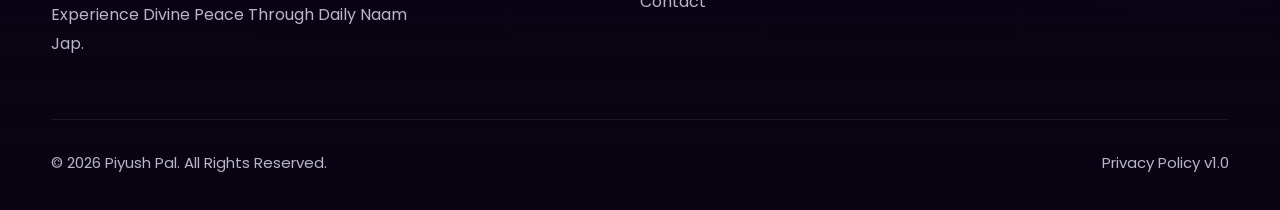
<file: pages/privacy.html>
<!DOCTYPE html>
<html lang="en">

<head>

    <!-- ==========================================
         BASIC META
    =========================================== -->

    <meta charset="UTF-8">

    <meta name="viewport"
        content="width=device-width, initial-scale=1.0">

    <meta http-equiv="X-UA-Compatible"
        content="IE=edge">

    <title>

        Privacy Policy | Radhe Naam Jap

    </title>

    <meta name="description"
        content="Read the official Privacy Policy of Radhe Naam Jap Android Application. Learn how your data is protected and used.">

    <meta name="keywords"
        content="Privacy Policy, Radhe Naam Jap, Android App">

    <meta name="author"
        content="Piyush Pal">

    <meta name="theme-color"
        content="#120326">

    <!-- ==========================================
         FAVICON
    =========================================== -->

    <link rel="icon"
        href="../images/logo/logo.png">

    <!-- ==========================================
         GOOGLE FONT
    =========================================== -->

    <link rel="preconnect"
        href="https://fonts.googleapis.com">

    <link rel="preconnect"
        href="https://fonts.gstatic.com"
        crossorigin>

    <link href="https://fonts.googleapis.com/css2?family=Poppins:wght@300;400;500;600;700;800&display=swap"
        rel="stylesheet">

    <!-- ==========================================
         FONT AWESOME
    =========================================== -->

    <link rel="stylesheet"
        href="https://cdnjs.cloudflare.com/ajax/libs/font-awesome/6.7.2/css/all.min.css">

    <!-- ==========================================
         MAIN CSS
    =========================================== -->

    <link rel="stylesheet"
        href="../css/style.css">

</head>

<body>

    <!-- ==========================================
         HEADER
    =========================================== -->

    <header class="header">

        <div class="container navbar">

            <a href="../index.html"
                class="logo">

                <img src="../images/logo/logo.png"
                    alt="Logo">

                <span>

                    Radhe Naam Jap

                </span>

            </a>

            <a href="../index.html"
                class="download-btn">

                <i class="fa-solid fa-house"></i>

                Back To Home

            </a>

        </div>

    </header>

    <!-- ==========================================
         HERO
    =========================================== -->

    <section class="hero">

        <div class="container hero-container">

            <div class="hero-left">

                <div class="hero-badge">

                    <i class="fa-solid fa-shield-halved"></i>

                    Official Privacy Policy

                </div>

                <h1>

                    Your

                    <span class="text-gradient">

                        Privacy

                    </span>

                    Matters To Us

                </h1>

                <p class="hero-description">

                    At <strong>Radhe Naam Jap</strong>,
                    we respect your privacy and are committed
                    to protecting your personal information.
                    This page explains what information we collect,
                    how we use it, and how we keep your data safe.

                </p>

            </div>

            <div class="hero-right">

                <div class="phone-wrapper">

                    <div class="phone-glow"></div>

                    <div class="phone-frame">

                        <img src="../images/logo/logo.png"
                            alt="Privacy">

                    </div>

                </div>

            </div>

        </div>

    </section>

    <!-- ==========================================
         CONTENT
    =========================================== -->

    <section class="features">

        <div class="container">

            <div class="section-header">

                <span class="section-tag">

                    Privacy Information

                </span>

                <h2>

                    Privacy Policy

                </h2>

                <p>

                    Last Updated:
                    <strong>19 July 2026</strong>

                </p>

            </div>

            <div class="features-grid">

                                <!-- ==========================================
                     1. INFORMATION WE COLLECT
                =========================================== -->

                <div class="feature-card">

                    <div class="feature-icon">

                        <i class="fa-solid fa-database"></i>

                    </div>

                    <h3>

                        Information We Collect

                    </h3>

                    <p>

                        Radhe Naam Jap is designed to respect your privacy.
                        We do not require you to create an account or provide
                        personal information to use the application.

                    </p>

                    <ul>

                        <li>✓ Jap Counter Data</li>

                        <li>✓ Daily Progress</li>

                        <li>✓ Achievement Progress</li>

                        <li>✓ Theme Preferences</li>

                        <li>✓ App Settings</li>

                    </ul>

                </div>

                <!-- ==========================================
                     2. DATA STORAGE
                =========================================== -->

                <div class="feature-card">

                    <div class="feature-icon">

                        <i class="fa-solid fa-mobile-screen"></i>

                    </div>

                    <h3>

                        Local Storage

                    </h3>

                    <p>

                        Your Jap count, achievements and preferences
                        are stored securely on your own device.

                        We do not upload or store this information
                        on our servers.

                    </p>

                </div>

                <!-- ==========================================
                     3. PERMISSIONS
                =========================================== -->

                <div class="feature-card">

                    <div class="feature-icon">

                        <i class="fa-solid fa-user-shield"></i>

                    </div>

                    <h3>

                        App Permissions

                    </h3>

                    <p>

                        Depending on features, the app may request:

                    </p>

                    <ul>

                        <li>✓ Internet Access</li>

                        <li>✓ Notification Permission</li>

                        <li>✓ Vibration Permission</li>

                    </ul>

                    <p>

                        These permissions are only used to improve
                        your experience and are never used to collect
                        personal information.

                    </p>

                </div>

                <!-- ==========================================
                     4. THIRD PARTY SERVICES
                =========================================== -->

                <div class="feature-card">

                    <div class="feature-icon">

                        <i class="fa-solid fa-cloud"></i>

                    </div>

                    <h3>

                        Third-Party Services

                    </h3>

                    <p>

                        Future versions of Radhe Naam Jap may use:

                    </p>

                    <ul>

                       <div class="feature-card">

    <div class="feature-icon">

        <i class="fa-solid fa-cloud"></i>

    </div>

    <h3>

        Third-Party Services

    </h3>

    <p>

        Currently, Radhe Naam Jap does not use any third-party analytics,
        advertising, tracking services, or cloud storage.

    </p>

    <p>

        If third-party services are added in future updates,
        this Privacy Policy will be updated accordingly.

    </p>

</div>
                <!-- ==========================================
                     5. DATA SECURITY
                =========================================== -->

                <div class="feature-card">

                    <div class="feature-icon">

                        <i class="fa-solid fa-lock"></i>

                    </div>

                    <h3>

                        Data Security

                    </h3>

                    <p>

                        We use reasonable measures to protect
                        your information.

                        Your personal chanting progress remains
                        on your own device unless future cloud
                        synchronization is enabled.

                    </p>

                </div>

                <!-- ==========================================
                     6. CHILDREN'S PRIVACY
                =========================================== -->

                <div class="feature-card">

                    <div class="feature-icon">

                        <i class="fa-solid fa-child"></i>

                    </div>

                    <h3>

                        Children's Privacy

                    </h3>

                   <p>

    Radhe Naam Jap is intended for users
    aged 13 years and above.

    We do not knowingly collect any
    personal information from children.

</p>
                </div>

                <!-- ==========================================
                     7. COOKIES
                =========================================== -->

                <div class="feature-card">

                    <div class="feature-icon">

                        <i class="fa-solid fa-cookie-bite"></i>

                    </div>

                    <h3>

                        Cookies

                    </h3>

                    <p>

                        Our Android application does not use cookies.

                        If you visit our website, limited cookies
                        may be used only to improve website performance.

                    </p>

                </div>

                <!-- ==========================================
                     8. YOUR RIGHTS
                =========================================== -->

                <div class="feature-card">

                    <div class="feature-icon">

                        <i class="fa-solid fa-scale-balanced"></i>

                    </div>

                    <h3>

                        Your Rights

                    </h3>

                    <p>

                        You have the right to:

                    </p>

                    <ul>

                        <li>✓ Delete App Data</li>

                        <li>✓ Remove the Application</li>

                        <li>✓ Contact the Developer</li>

                        <li>✓ Request Information</li>

                    </ul>

                </div>

                                <!-- ==========================================
                     9. POLICY UPDATES
                =========================================== -->

                <div class="feature-card">

                    <div class="feature-icon">

                        <i class="fa-solid fa-rotate"></i>

                    </div>

                    <h3>

                        Changes To This Privacy Policy

                    </h3>

                    <p>

                        We may update this Privacy Policy from time to time
                        to reflect improvements, new features, legal
                        requirements, or security updates.

                    </p>

                    <p>

                        Any changes will be published on this page with
                        the updated revision date.

                    </p>

                </div>

                <!-- ==========================================
                     10. CONTACT
                =========================================== -->

                <div class="feature-card">

                    <div class="feature-icon">

                        <i class="fa-solid fa-envelope"></i>

                    </div>

                    <h3>

                        Contact Us

                    </h3>

                    <p>

                        If you have any questions regarding this
                        Privacy Policy or the application,
                        feel free to contact us.

                    </p>

                    <br>

                    <p>

                        <strong>Developer</strong><br>

                        Piyush Pal

                    </p>

                    <br>

                    <p>

                        <strong>Email</strong><br>

                        <a href="mailto:vision.devrox@gmail.com">

                            vision.devrox@gmail.com

                        </a>

                    </p>

                    <br>

                    <p>

                        <strong>Application</strong><br>

                        Radhe Naam Jap

                    </p>

                </div>

            </div>

        </div>

    </section>

    <!-- ==========================================
         FOOTER
    =========================================== -->

    <footer class="footer">

        <div class="container">

            <div class="footer-top">

                <div class="footer-brand">

                    <img
                        src="../images/logo/logo.png"
                        alt="Logo">

                    <h3>

                        Radhe Naam Jap

                    </h3>

                    <p>

                        Experience Divine Peace Through Daily Naam Jap.

                    </p>

                </div>

                <div class="footer-links">

                    <h4>

                        Quick Links

                    </h4>

                    <a href="../index.html">

                        Home

                    </a>

                    <a href="terms.html">

                        Terms & Conditions

                    </a>

                    <a href="contact.html">

                        Contact

                    </a>

                </div>

                <div class="footer-links">

                    <h4>

                        Support

                    </h4>

                    <a href="mailto:vision.devrox@gmail.com">

                        vision.devrox@gmail.com

                    </a>

                </div>

            </div>

            <div class="footer-bottom">

                <p>

                    © <span id="currentYear"></span> Piyush Pal.
                    All Rights Reserved.

                </p>

                <p>

                    Privacy Policy v1.0

                </p>

            </div>

        </div>

    </footer>

    <!-- ==========================================
         JAVASCRIPT
    =========================================== -->

    <script>

        document.getElementById("currentYear").textContent =
            new Date().getFullYear();

    </script>

</body>

</html>
</file>
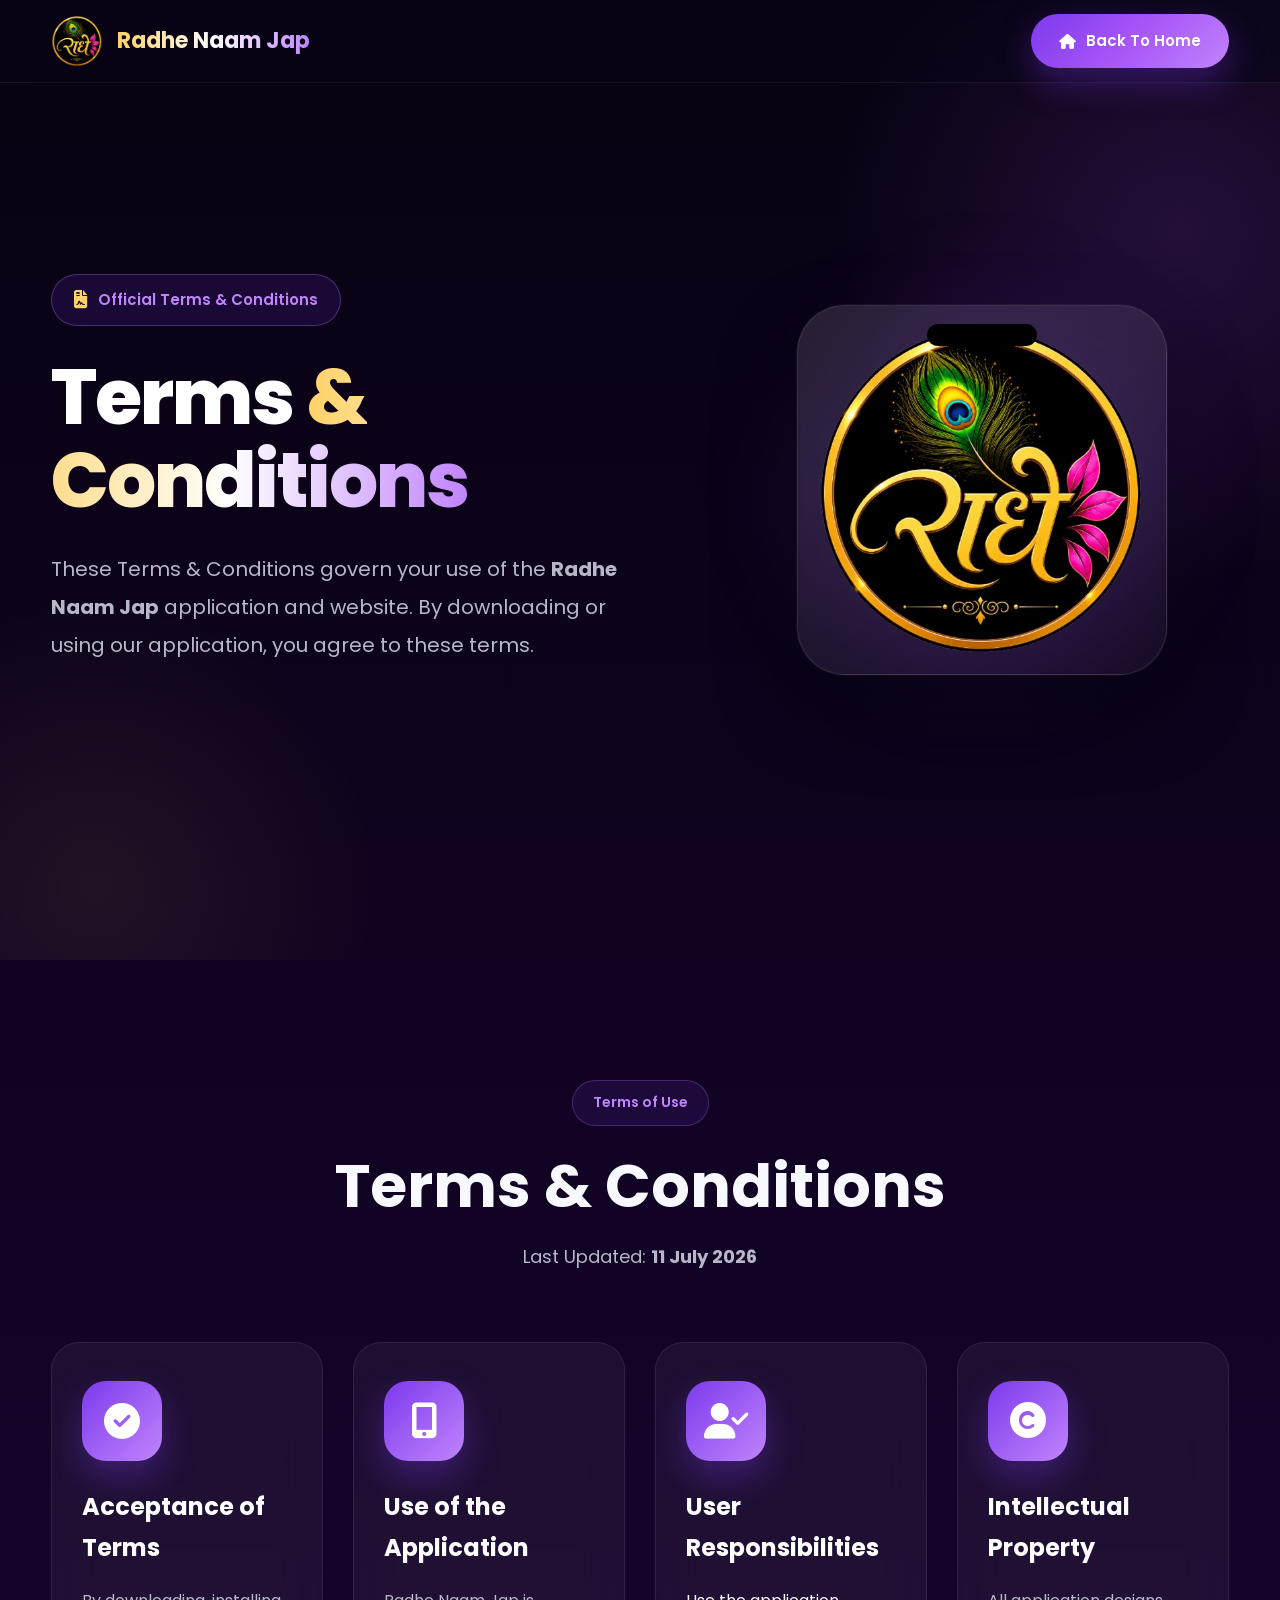
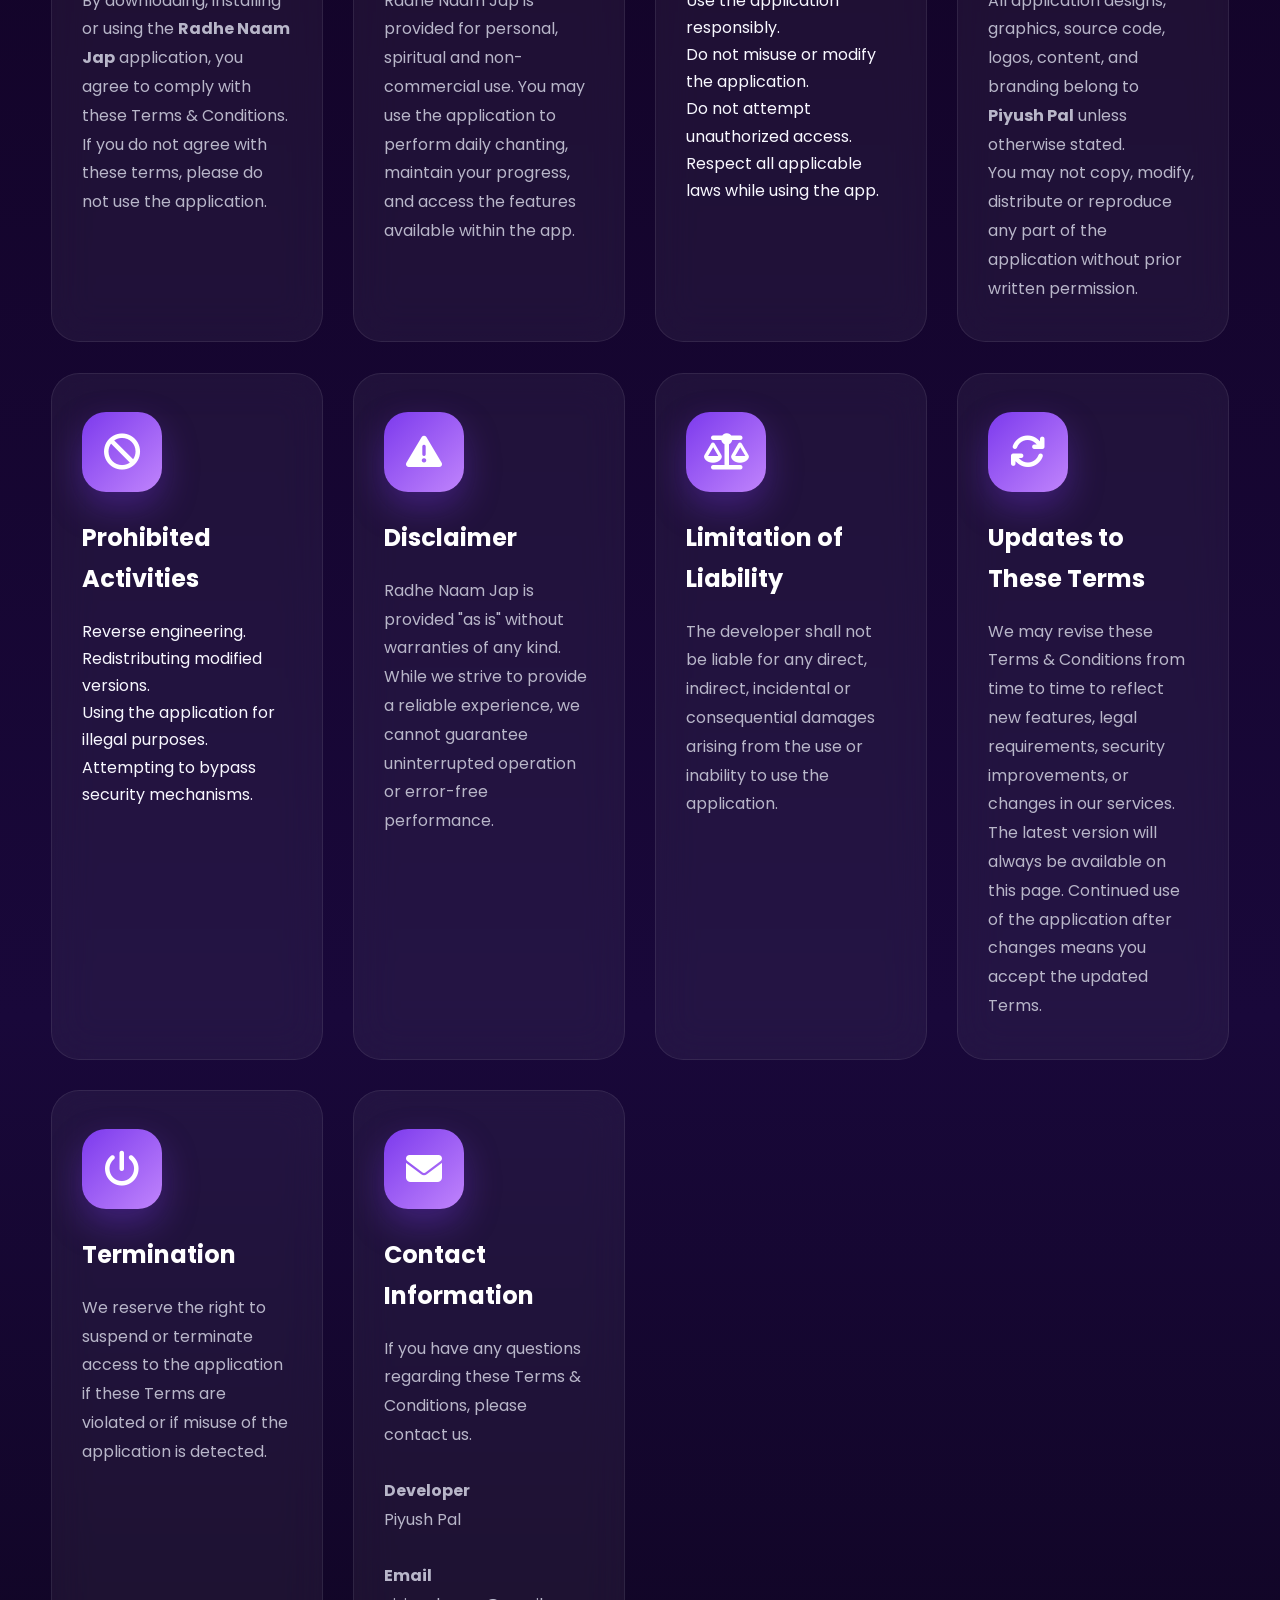
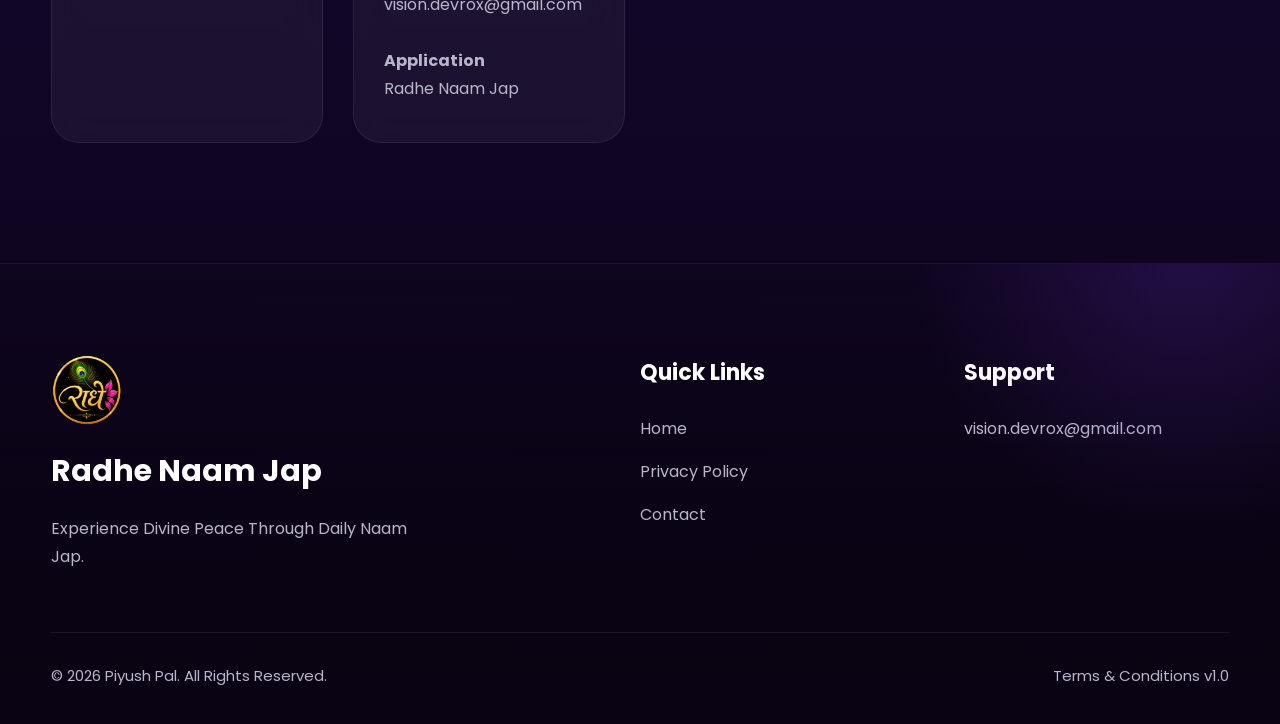
<file: pages/terms.html>
<!DOCTYPE html>
<html lang="en">

<head>

    <!-- ==========================================
         BASIC META
    =========================================== -->

    <meta charset="UTF-8">

    <meta name="viewport"
        content="width=device-width, initial-scale=1.0">

    <meta http-equiv="X-UA-Compatible"
        content="IE=edge">

    <title>

        Terms & Conditions | Radhe Naam Jap

    </title>

    <meta name="description"
        content="Official Terms & Conditions of Radhe Naam Jap Android Application.">

    <meta name="keywords"
        content="Terms, Conditions, Radhe Naam Jap">

    <meta name="author"
        content="Piyush Pal">

    <meta name="theme-color"
        content="#120326">

    <!-- ==========================================
         FAVICON
    =========================================== -->

    <link rel="icon"
        href="../images/logo/logo.png">

    <!-- ==========================================
         GOOGLE FONT
    =========================================== -->

    <link rel="preconnect"
        href="https://fonts.googleapis.com">

    <link rel="preconnect"
        href="https://fonts.gstatic.com"
        crossorigin>

    <link href="https://fonts.googleapis.com/css2?family=Poppins:wght@300;400;500;600;700;800&display=swap"
        rel="stylesheet">

    <!-- ==========================================
         FONT AWESOME
    =========================================== -->

    <link rel="stylesheet"
        href="https://cdnjs.cloudflare.com/ajax/libs/font-awesome/6.7.2/css/all.min.css">

    <!-- ==========================================
         MAIN CSS
    =========================================== -->

    <link rel="stylesheet"
        href="../css/style.css">

</head>

<body>

    <!-- ==========================================
         HEADER
    =========================================== -->

    <header class="header">

        <div class="container navbar">

            <a href="../index.html"
                class="logo">

                <img src="../images/logo/logo.png"
                    alt="Logo">

                <span>

                    Radhe Naam Jap

                </span>

            </a>

            <a href="../index.html"
                class="download-btn">

                <i class="fa-solid fa-house"></i>

                Back To Home

            </a>

        </div>

    </header>

    <!-- ==========================================
         HERO
    =========================================== -->

    <section class="hero">

        <div class="container hero-container">

            <div class="hero-left">

                <div class="hero-badge">

                    <i class="fa-solid fa-file-contract"></i>

                    Official Terms & Conditions

                </div>

                <h1>

                    Terms

                    <span class="text-gradient">

                        & Conditions

                    </span>

                </h1>

                <p class="hero-description">

                    These Terms & Conditions govern your use of the
                    <strong>Radhe Naam Jap</strong> application and website.
                    By downloading or using our application,
                    you agree to these terms.

                </p>

            </div>

            <div class="hero-right">

                <div class="phone-wrapper">

                    <div class="phone-glow"></div>

                    <div class="phone-frame">

                        <img src="../images/logo/logo.png"
                            alt="Terms">

                    </div>

                </div>

            </div>

        </div>

    </section>

    <!-- ==========================================
         CONTENT
    =========================================== -->

    <section class="features">

        <div class="container">

            <div class="section-header">

                <span class="section-tag">

                    Terms of Use

                </span>

                <h2>

                    Terms & Conditions

                </h2>

                <p>

                    Last Updated:
                    <strong>11 July 2026</strong>

                </p>

            </div>

            <div class="features-grid">

                                <!-- ==========================================
                     1. ACCEPTANCE OF TERMS
                =========================================== -->

                <div class="feature-card">

                    <div class="feature-icon">

                        <i class="fa-solid fa-circle-check"></i>

                    </div>

                    <h3>

                        Acceptance of Terms

                    </h3>

                    <p>

                        By downloading, installing or using the
                        <strong>Radhe Naam Jap</strong> application,
                        you agree to comply with these Terms & Conditions.

                        If you do not agree with these terms,
                        please do not use the application.

                    </p>

                </div>

                <!-- ==========================================
                     2. USE OF APPLICATION
                =========================================== -->

                <div class="feature-card">

                    <div class="feature-icon">

                        <i class="fa-solid fa-mobile-screen-button"></i>

                    </div>

                    <h3>

                        Use of the Application

                    </h3>

                    <p>

                        Radhe Naam Jap is provided for personal,
                        spiritual and non-commercial use.

                        You may use the application to perform
                        daily chanting, maintain your progress,
                        and access the features available within
                        the app.

                    </p>

                </div>

                <!-- ==========================================
                     3. USER RESPONSIBILITIES
                =========================================== -->

                <div class="feature-card">

                    <div class="feature-icon">

                        <i class="fa-solid fa-user-check"></i>

                    </div>

                    <h3>

                        User Responsibilities

                    </h3>

                    <ul>

                        <li>Use the application responsibly.</li>

                        <li>Do not misuse or modify the application.</li>

                        <li>Do not attempt unauthorized access.</li>

                        <li>Respect all applicable laws while using the app.</li>

                    </ul>

                </div>

                <!-- ==========================================
                     4. INTELLECTUAL PROPERTY
                =========================================== -->

                <div class="feature-card">

                    <div class="feature-icon">

                        <i class="fa-solid fa-copyright"></i>

                    </div>

                    <h3>

                        Intellectual Property

                    </h3>

                    <p>

                        All application designs, graphics,
                        source code, logos, content,
                        and branding belong to
                        <strong>Piyush Pal</strong>
                        unless otherwise stated.

                    </p>

                    <p>

                        You may not copy, modify,
                        distribute or reproduce any
                        part of the application without
                        prior written permission.

                    </p>

                </div>

                <!-- ==========================================
                     5. PROHIBITED ACTIVITIES
                =========================================== -->

                <div class="feature-card">

                    <div class="feature-icon">

                        <i class="fa-solid fa-ban"></i>

                    </div>

                    <h3>

                        Prohibited Activities

                    </h3>

                    <ul>

                        <li>Reverse engineering.</li>

                        <li>Redistributing modified versions.</li>

                        <li>Using the application for illegal purposes.</li>

                        <li>Attempting to bypass security mechanisms.</li>

                    </ul>

                </div>

                <!-- ==========================================
                     6. DISCLAIMER
                =========================================== -->

                <div class="feature-card">

                    <div class="feature-icon">

                        <i class="fa-solid fa-triangle-exclamation"></i>

                    </div>

                    <h3>

                        Disclaimer

                    </h3>

                    <p>

                        Radhe Naam Jap is provided
                        "as is" without warranties
                        of any kind.

                        While we strive to provide
                        a reliable experience,
                        we cannot guarantee uninterrupted
                        operation or error-free performance.

                    </p>

                </div>

                <!-- ==========================================
                     7. LIMITATION OF LIABILITY
                =========================================== -->

                <div class="feature-card">

                    <div class="feature-icon">

                        <i class="fa-solid fa-scale-balanced"></i>

                    </div>

                    <h3>

                        Limitation of Liability

                    </h3>

                    <p>

                        The developer shall not be liable
                        for any direct, indirect,
                        incidental or consequential damages
                        arising from the use or inability
                        to use the application.

                    </p>

                </div>

                                <!-- ==========================================
                     8. UPDATES TO TERMS
                =========================================== -->

                <div class="feature-card">

                    <div class="feature-icon">

                        <i class="fa-solid fa-arrows-rotate"></i>

                    </div>

                    <h3>

                        Updates to These Terms

                    </h3>

                    <p>

                        We may revise these Terms & Conditions from time to
                        time to reflect new features, legal requirements,
                        security improvements, or changes in our services.

                    </p>

                    <p>

                        The latest version will always be available on this
                        page. Continued use of the application after changes
                        means you accept the updated Terms.

                    </p>

                </div>

                <!-- ==========================================
                     9. TERMINATION
                =========================================== -->

                <div class="feature-card">

                    <div class="feature-icon">

                        <i class="fa-solid fa-power-off"></i>

                    </div>

                    <h3>

                        Termination

                    </h3>

                    <p>

                        We reserve the right to suspend or terminate access
                        to the application if these Terms are violated or if
                        misuse of the application is detected.

                    </p>

                </div>

                <!-- ==========================================
                     10. CONTACT INFORMATION
                =========================================== -->

                <div class="feature-card">

                    <div class="feature-icon">

                        <i class="fa-solid fa-envelope"></i>

                    </div>

                    <h3>

                        Contact Information

                    </h3>

                    <p>

                        If you have any questions regarding these
                        Terms & Conditions, please contact us.

                    </p>

                    <br>

                    <p>

                        <strong>Developer</strong><br>

                        Piyush Pal

                    </p>

                    <br>

                    <p>

                        <strong>Email</strong><br>

                        <a href="mailto:vision.devrox@gmail.com">

                            vision.devrox@gmail.com

                        </a>

                    </p>

                    <br>

                    <p>

                        <strong>Application</strong><br>

                        Radhe Naam Jap

                    </p>

                </div>

            </div>

        </div>

    </section>

    <!-- ==========================================
         FOOTER
    =========================================== -->

    <footer class="footer">

        <div class="container">

            <div class="footer-top">

                <div class="footer-brand">

                    <img
                        src="../images/logo/logo.png"
                        alt="Logo">

                    <h3>

                        Radhe Naam Jap

                    </h3>

                    <p>

                        Experience Divine Peace Through Daily Naam Jap.

                    </p>

                </div>

                <div class="footer-links">

                    <h4>

                        Quick Links

                    </h4>

                    <a href="../index.html">

                        Home

                    </a>

                    <a href="privacy.html">

                        Privacy Policy

                    </a>

                    <a href="contact.html">

                        Contact

                    </a>

                </div>

                <div class="footer-links">

                    <h4>

                        Support

                    </h4>

                    <a href="mailto:vision.devrox@gmail.com">

                        vision.devrox@gmail.com

                    </a>

                </div>

            </div>

            <div class="footer-bottom">

                <p>

                    © <span id="currentYear"></span> Piyush Pal.
                    All Rights Reserved.

                </p>

                <p>

                    Terms & Conditions v1.0

                </p>

            </div>

        </div>

    </footer>

    <!-- ==========================================
         JAVASCRIPT
    =========================================== -->

    <script>

        document.getElementById("currentYear").textContent =
            new Date().getFullYear();

    </script>

</body>

</html>
</file>
<file: css/style.css>
/* ==========================================================
   RADHE NAAM JAP WEBSITE
   Version : 2.0.0
   Theme   : Purple Glassmorphism
   Author  : Piyush Pal
========================================================== */

/* ==========================================================
   GOOGLE FONT
========================================================== */

@import url('https://fonts.googleapis.com/css2?family=Poppins:wght@300;400;500;600;700;800&display=swap');

/* ==========================================================
   ROOT VARIABLES
========================================================== */

:root{

    --primary:#7c3aed;

    --primary-light:#a855f7;

    --secondary:#c084fc;

    --accent:#facc15;

    --gold:#ffd166;

    --white:#ffffff;

    --text:#f8f8ff;

    --muted:#b8b6c9;

    --bg:#090312;

    --bg2:#120326;

    --card:rgba(255,255,255,.05);

    --glass:rgba(255,255,255,.07);

    --border:rgba(255,255,255,.08);

    --shadow:0 20px 60px rgba(0,0,0,.35);

    --radius:24px;

    --transition:.35s ease;

}

/* ==========================================================
   RESET
========================================================== */

*{

    margin:0;

    padding:0;

    box-sizing:border-box;

}

html{

    scroll-behavior:smooth;

}

body{

    font-family:"Poppins",sans-serif;

    background:

    linear-gradient(

    180deg,

    #080211,

    #120326,

    #19083a,

    #090312

    );

    color:var(--text);

    overflow-x:hidden;

    line-height:1.7;

}

img{

    max-width:100%;

    display:block;

}

a{

    text-decoration:none;

    color:inherit;

}

button{

    border:none;

    outline:none;

    cursor:pointer;

    font-family:inherit;

}

ul{

    list-style:none;

}

/* ==========================================================
   SCROLLBAR
========================================================== */

::-webkit-scrollbar{

    width:10px;

}

::-webkit-scrollbar-track{

    background:#0d051d;

}

::-webkit-scrollbar-thumb{

    background:linear-gradient(

    var(--primary),

    var(--secondary)

    );

    border-radius:50px;

}

/* ==========================================================
   SELECTION
========================================================== */

::selection{

    background:var(--primary);

    color:#fff;

}

/* ==========================================================
   CONTAINER
========================================================== */

.container{

    width:min(1200px,92%);

    margin:auto;

}

/* ==========================================================
   COMMON SECTION
========================================================== */

section{

    position:relative;

    padding:120px 0;

}

.section-header{

    max-width:760px;

    margin:0 auto 70px;

    text-align:center;

}

.section-tag{

    display:inline-flex;

    align-items:center;

    gap:8px;

    padding:10px 20px;

    border-radius:50px;

    background:rgba(124,58,237,.12);

    color:var(--secondary);

    border:1px solid rgba(192,132,252,.25);

    font-size:14px;

    font-weight:600;

    margin-bottom:24px;

}

.section-header h2{

    font-size:clamp(38px,5vw,60px);

    line-height:1.2;

    margin-bottom:20px;

}

.section-header p{

    color:var(--muted);

    font-size:18px;

}

/* ==========================================================
   TEXT GRADIENT
========================================================== */

.text-gradient{

    background:linear-gradient(

    90deg,

    var(--gold),

    #ffffff,

    var(--secondary)

    );

    -webkit-background-clip:text;

    background-clip:text;

    -webkit-text-fill-color:transparent;

}

/* ==========================================================
   BACKGROUND BLOBS
========================================================== */

.background-blobs{

    position:fixed;

    inset:0;

    overflow:hidden;

    pointer-events:none;

    z-index:-2;

}

.blob{

    position:absolute;

    border-radius:50%;

    filter:blur(90px);

    opacity:.35;

    animation:floatBlob 16s ease-in-out infinite;

}

.blob1{

    width:420px;

    height:420px;

    background:#7c3aed;

    top:-120px;

    left:-120px;

}

.blob2{

    width:350px;

    height:350px;

    background:#c084fc;

    right:-80px;

    top:180px;

    animation-delay:3s;

}

.blob3{

    width:300px;

    height:300px;

    background:#4f46e5;

    bottom:-100px;

    left:20%;

    animation-delay:6s;

}

.blob4{

    width:260px;

    height:260px;

    background:#9333ea;

    right:15%;

    bottom:10%;

    animation-delay:9s;

}

@keyframes floatBlob{

    0%,100%{

        transform:translateY(0) scale(1);

    }

    50%{

        transform:translateY(-40px) scale(1.08);

    }

}

/* ==========================================================
   LOADER
========================================================== */

#loader{

    position:fixed;

    inset:0;

    background:linear-gradient(
        180deg,
        #090312,
        #120326
    );

    display:flex;

    flex-direction:column;

    align-items:center;

    justify-content:center;

    gap:30px;

    z-index:99999;

    transition:.6s ease;

}

#loader.hide{

    opacity:0;

    visibility:hidden;

}

.loader-ring{

    width:90px;

    height:90px;

    border-radius:50%;

    border:5px solid rgba(255,255,255,.08);

    border-top:5px solid var(--primary);

    animation:loaderSpin 1s linear infinite;

}

#loader h2{

    font-size:30px;

    font-weight:700;

    letter-spacing:1px;

    color:#fff;

}

@keyframes loaderSpin{

    to{

        transform:rotate(360deg);

    }

}

/* ==========================================================
   PROGRESS BAR
========================================================== */

#progressBar{

    position:fixed;

    top:0;

    left:0;

    width:0;

    height:4px;

    background:linear-gradient(
        90deg,
        var(--primary),
        var(--secondary),
        var(--gold)
    );

    z-index:9999;

}

/* ==========================================================
   CURSOR GLOW
========================================================== */

.cursor-glow{

    position:fixed;

    width:260px;

    height:260px;

    border-radius:50%;

    background:radial-gradient(
        circle,
        rgba(168,85,247,.18),
        transparent 70%
    );

    pointer-events:none;

    transform:translate(-50%,-50%);

    z-index:-1;

    transition:
        left .08s linear,
        top .08s linear;

}

/* ==========================================================
   HEADER
========================================================== */

.header{

    position:fixed;

    top:0;

    left:0;

    width:100%;

    z-index:1000;

    backdrop-filter:blur(18px);

    background:rgba(10,5,25,.45);

    border-bottom:1px solid rgba(255,255,255,.06);

    transition:.35s;

}

.header.scrolled{

    background:rgba(10,5,25,.88);

    box-shadow:0 10px 40px rgba(0,0,0,.28);

}

/* ==========================================================
   NAVBAR
========================================================== */

.navbar{

    height:82px;

    display:flex;

    align-items:center;

    justify-content:space-between;

    gap:30px;

}

/* ==========================================================
   LOGO
========================================================== */

.logo{

    display:flex;

    align-items:center;

    gap:14px;

    color:#fff;

    font-size:22px;

    font-weight:700;

    flex-shrink:0;

}

.logo img{

    width:52px;

    height:52px;

    object-fit:contain;

}

.logo span{

    background:linear-gradient(
        90deg,
        var(--gold),
        #ffffff,
        var(--secondary)
    );

    background-clip:text;

    -webkit-background-clip:text;

    -webkit-text-fill-color:transparent;

}

/* ==========================================================
   NAVIGATION
========================================================== */

.nav{

    flex:1;

    display:flex;

    justify-content:center;

}

.nav-links{

    display:flex;

    align-items:center;

    gap:38px;

}

.nav-links a{

    position:relative;

    color:var(--text);

    font-size:16px;

    font-weight:500;

    transition:.3s;

}

.nav-links a:hover,

.nav-links a.active{

    color:var(--gold);

}

.nav-links a::after{

    content:"";

    position:absolute;

    left:50%;

    bottom:-8px;

    width:0;

    height:2px;

    background:var(--gold);

    border-radius:50px;

    transform:translateX(-50%);

    transition:.3s;

}

.nav-links a:hover::after,

.nav-links a.active::after{

    width:100%;

}

/* ==========================================================
   DOWNLOAD BUTTON
========================================================== */

.download-btn{

    display:inline-flex;

    align-items:center;

    justify-content:center;

    gap:10px;

    padding:14px 28px;

    border-radius:50px;

    background:linear-gradient(
        135deg,
        #7c3aed,
        #a855f7,
        #c084fc
    );

    color:#fff;

    font-size:15px;

    font-weight:600;

    transition:.35s;

    box-shadow:0 14px 35px rgba(124,58,237,.35);

}

.download-btn:hover{

    transform:translateY(-4px);

    box-shadow:0 20px 45px rgba(124,58,237,.45);

}

/* ==========================================================
   MOBILE MENU
========================================================== */

.menu-toggle{

    width:48px;

    height:48px;

    display:none;

    flex-direction:column;

    justify-content:center;

    align-items:center;

    gap:6px;

    background:none;

}

.menu-toggle span{

    width:28px;

    height:3px;

    border-radius:20px;

    background:#fff;

    transition:.35s;

}

.menu-toggle.active span:nth-child(1){

    transform:translateY(9px) rotate(45deg);

}

.menu-toggle.active span:nth-child(2){

    opacity:0;

}

.menu-toggle.active span:nth-child(3){

    transform:translateY(-9px) rotate(-45deg);

}

/* ==========================================================
   HERO SECTION
========================================================== */

.hero{

    min-height:100vh;

    display:flex;

    align-items:center;

    position:relative;

    overflow:hidden;

    padding-top:140px;

}

.hero-container{

    display:grid;

    grid-template-columns:1.1fr .9fr;

    align-items:center;

    gap:80px;

}

/* ==========================================================
   HERO LEFT
========================================================== */

.hero-left{

    position:relative;

    z-index:2;

}

.hero-badge{

    display:inline-flex;

    align-items:center;

    gap:10px;

    padding:12px 22px;

    border-radius:50px;

    margin-bottom:30px;

    background:rgba(124,58,237,.15);

    border:1px solid rgba(192,132,252,.30);

    color:var(--secondary);

    font-size:15px;

    font-weight:600;

    backdrop-filter:blur(18px);

}

.hero-badge i{

    color:var(--gold);

    font-size:18px;

}

/* ==========================================================
   HERO TITLE
========================================================== */

.hero h1{

    font-size:clamp(52px,6vw,78px);

    line-height:1.08;

    font-weight:800;

    margin-bottom:28px;

    letter-spacing:-2px;

    color:#ffffff;

}

.hero-description{

    max-width:640px;

    font-size:20px;

    color:var(--muted);

    line-height:1.9;

    margin-bottom:42px;

}

/* ==========================================================
   HERO BUTTONS
========================================================== */

.hero-buttons{

    display:flex;

    align-items:center;

    gap:20px;

    flex-wrap:wrap;

    margin-bottom:60px;

}

.btn-primary{

    display:inline-flex;

    align-items:center;

    justify-content:center;

    gap:12px;

    padding:18px 36px;

    border-radius:60px;

    background:linear-gradient(

    135deg,

    var(--primary),

    var(--primary-light),

    var(--secondary)

    );

    color:#fff;

    font-size:16px;

    font-weight:600;

    transition:.35s;

    box-shadow:0 18px 45px rgba(124,58,237,.35);

}

.btn-primary:hover{

    transform:translateY(-4px);

    box-shadow:0 24px 60px rgba(124,58,237,.45);

}

.btn-secondary{

    display:inline-flex;

    align-items:center;

    justify-content:center;

    gap:12px;

    padding:18px 34px;

    border-radius:60px;

    border:1px solid rgba(255,255,255,.12);

    background:rgba(255,255,255,.05);

    backdrop-filter:blur(18px);

    color:#ffffff;

    transition:.35s;

}

.btn-secondary:hover{

    background:rgba(255,255,255,.10);

    transform:translateY(-4px);

}

/* ==========================================================
   MINI STATS
========================================================== */

.hero-stats{

    display:flex;

    align-items:center;

    gap:24px;

    flex-wrap:wrap;

}

.mini-stat{

    min-width:150px;

    padding:22px;

    border-radius:22px;

    background:rgba(255,255,255,.05);

    border:1px solid rgba(255,255,255,.08);

    backdrop-filter:blur(20px);

    transition:.35s;

}

.mini-stat:hover{

    transform:translateY(-8px);

    border-color:rgba(192,132,252,.35);

}

.mini-stat h3{

    font-size:30px;

    color:var(--gold);

    margin-bottom:6px;

}

.mini-stat span{

    color:var(--muted);

    font-size:15px;

}

/* ==========================================================
   HERO RIGHT
========================================================== */

.hero-right{

    position:relative;

    display:flex;

    align-items:center;

    justify-content:center;

    min-height:700px;

}

.phone-wrapper{

    position:relative;

    width:370px;

    z-index:2;

}

/* ==========================================================
   PHONE GLOW
========================================================== */

.phone-glow{

    position:absolute;

    inset:-40px;

    border-radius:50%;

    background:radial-gradient(

        circle,

        rgba(168,85,247,.45),

        rgba(124,58,237,.18),

        transparent 72%

    );

    filter:blur(40px);

    animation:phoneGlow 4s ease-in-out infinite;

    z-index:-1;

}

@keyframes phoneGlow{

    0%,100%{

        transform:scale(1);

        opacity:.8;

    }

    50%{

        transform:scale(1.08);

        opacity:1;

    }

}

/* ==========================================================
   PHONE FRAME
========================================================== */

.phone-frame{

    position:relative;

    width:100%;

    padding:16px;

    border-radius:48px;

    background:linear-gradient(

        145deg,

        rgba(255,255,255,.12),

        rgba(255,255,255,.04)

    );

    border:1px solid rgba(255,255,255,.10);

    backdrop-filter:blur(30px);

    box-shadow:

        0 35px 80px rgba(0,0,0,.45),

        0 0 0 1px rgba(255,255,255,.05);

}

.phone-frame::before{

    content:"";

    position:absolute;

    top:18px;

    left:50%;

    transform:translateX(-50%);

    width:110px;

    height:22px;

    border-radius:20px;

    background:#000;

    z-index:5;

}

.phone-frame img{

    width:100%;

    border-radius:34px;

    display:block;

}

/* ==========================================================
   FLOATING CARDS
========================================================== */

.floating-card{

    position:absolute;

    display:flex;

    align-items:center;

    gap:16px;

    padding:18px 22px;

    border-radius:22px;

    background:rgba(255,255,255,.07);

    border:1px solid rgba(255,255,255,.10);

    backdrop-filter:blur(24px);

    box-shadow:0 25px 55px rgba(0,0,0,.28);

    animation:floatCard 5s ease-in-out infinite;

    z-index:3;

}

.floating-card i{

    width:54px;

    height:54px;

    display:flex;

    align-items:center;

    justify-content:center;

    border-radius:16px;

    background:linear-gradient(

        135deg,

        var(--primary),

        var(--secondary)

    );

    color:#fff;

    font-size:22px;

}

.floating-card h4{

    font-size:17px;

    margin-bottom:4px;

    color:#fff;

}

.floating-card p{

    font-size:14px;

    color:var(--muted);

}

/* ==========================================================
   CARD POSITIONS
========================================================== */

.card-one{

    top:70px;

    left:-120px;

}

.card-two{

    right:-120px;

    top:250px;

    animation-delay:1.5s;

}

.card-three{

    left:-80px;

    bottom:60px;

    animation-delay:3s;

}

/* ==========================================================
   CARD ANIMATION
========================================================== */

@keyframes floatCard{

    0%,100%{

        transform:translateY(0);

    }

    50%{

        transform:translateY(-16px);

    }

}

/* ==========================================================
   HERO DECORATION
========================================================== */

.hero::before{

    content:"";

    position:absolute;

    width:700px;

    height:700px;

    right:-250px;

    top:-120px;

    border-radius:50%;

    background:radial-gradient(

        circle,

        rgba(168,85,247,.16),

        transparent 70%

    );

    pointer-events:none;

}

.hero::after{

    content:"";

    position:absolute;

    width:550px;

    height:550px;

    left:-180px;

    bottom:-200px;

    border-radius:50%;

    background:radial-gradient(

        circle,

        rgba(255,209,102,.08),

        transparent 75%

    );

    pointer-events:none;

}

/* ==========================================================
   FEATURES SECTION
========================================================== */

.features{

    position:relative;

    overflow:hidden;

}

.features-grid{

    display:grid;

    grid-template-columns:repeat(4,1fr);

    gap:30px;

}

/* ==========================================================
   FEATURE CARD
========================================================== */

.feature-card{

    position:relative;

    overflow:hidden;

    padding:38px 30px;

    border-radius:28px;

    background:rgba(255,255,255,.05);

    border:1px solid rgba(255,255,255,.08);

    backdrop-filter:blur(20px);

    transition:.45s ease;

}

.feature-card::before{

    content:"";

    position:absolute;

    inset:0;

    background:linear-gradient(

        135deg,

        rgba(168,85,247,.15),

        transparent,

        rgba(255,209,102,.06)

    );

    opacity:0;

    transition:.4s;

}

.feature-card:hover::before{

    opacity:1;

}

.feature-card:hover{

    transform:translateY(-12px);

    border-color:rgba(192,132,252,.35);

    box-shadow:

        0 25px 60px rgba(0,0,0,.30);

}

/* ==========================================================
   FEATURE ICON
========================================================== */

.feature-icon{

    width:80px;

    height:80px;

    border-radius:24px;

    display:flex;

    align-items:center;

    justify-content:center;

    margin-bottom:26px;

    font-size:36px;

    background:linear-gradient(

        135deg,

        var(--primary),

        var(--secondary)

    );

    color:#fff;

    box-shadow:

        0 15px 35px rgba(124,58,237,.35);

}

/* ==========================================================
   FEATURE TITLE
========================================================== */

.feature-card h3{

    font-size:24px;

    margin-bottom:18px;

    color:#fff;

}

.feature-card p{

    color:var(--muted);

    font-size:16px;

    line-height:1.8;

}

/* ==========================================================
   FEATURE HOVER
========================================================== */

.feature-card:hover .feature-icon{

    transform:rotate(8deg) scale(1.08);

    transition:.4s;

}

/* ==========================================================
   FEATURE BORDER GLOW
========================================================== */

.feature-card::after{

    content:"";

    position:absolute;

    inset:0;

    border-radius:inherit;

    padding:1px;

    background:linear-gradient(

        135deg,

        rgba(168,85,247,.45),

        transparent,

        rgba(255,209,102,.25)

    );

    mask:

        linear-gradient(#fff 0 0) content-box,

        linear-gradient(#fff 0 0);

    -webkit-mask:

        linear-gradient(#fff 0 0) content-box,

        linear-gradient(#fff 0 0);

    -webkit-mask-composite:xor;

    mask-composite:exclude;

    opacity:0;

    transition:.4s;

}

.feature-card:hover::after{

    opacity:1;

}


/* ==========================================================
   STATS SECTION
========================================================== */

.stats{

    position:relative;

    padding:110px 0;

}

.stats-grid{

    display:grid;

    grid-template-columns:repeat(4,1fr);

    gap:30px;

}

.stat-box{

    position:relative;

    overflow:hidden;

    padding:45px 25px;

    text-align:center;

    border-radius:28px;

    background:rgba(255,255,255,.05);

    border:1px solid rgba(255,255,255,.08);

    backdrop-filter:blur(20px);

    transition:.4s ease;

}

.stat-box:hover{

    transform:translateY(-10px);

    border-color:rgba(192,132,252,.35);

    box-shadow:

        0 25px 55px rgba(0,0,0,.28);

}

.stat-box::before{

    content:"";

    position:absolute;

    inset:0;

    background:

    linear-gradient(

        135deg,

        rgba(168,85,247,.10),

        transparent,

        rgba(255,209,102,.06)

    );

    opacity:0;

    transition:.35s;

}

.stat-box:hover::before{

    opacity:1;

}

.stat-box h2{

    font-size:52px;

    font-weight:800;

    color:var(--gold);

    margin-bottom:10px;

}

.stat-box p{

    color:var(--muted);

    font-size:17px;

}

/* ==========================================================
   SCREENSHOTS
========================================================== */

.screenshots{

    position:relative;

    overflow:hidden;

}

.preview-wrapper{

    display:grid;

    grid-template-columns:.95fr 1.05fr;

    align-items:center;

    gap:90px;

}

/* ==========================================================
   PREVIEW PHONE
========================================================== */

.preview-phone{

    position:relative;

    width:360px;

    margin:auto;

    padding:16px;

    border-radius:46px;

    background:

    linear-gradient(

        145deg,

        rgba(255,255,255,.12),

        rgba(255,255,255,.04)

    );

    border:1px solid rgba(255,255,255,.08);

    backdrop-filter:blur(20px);

    box-shadow:

        0 30px 70px rgba(0,0,0,.35);

}

.preview-phone::before{

    content:"";

    position:absolute;

    top:18px;

    left:50%;

    transform:translateX(-50%);

    width:105px;

    height:20px;

    background:#000;

    border-radius:30px;

    z-index:5;

}

.preview-phone img{

    width:100%;

    display:block;

    border-radius:30px;

    transition:.5s;

}

.preview-phone:hover img{

    transform:scale(1.02);

}

/* ==========================================================
   PREVIEW CONTENT
========================================================== */

.preview-content h3{

    font-size:48px;

    line-height:1.2;

    margin-bottom:24px;

    color:#fff;

}

.preview-content p{

    font-size:18px;

    color:var(--muted);

    line-height:1.9;

    margin-bottom:35px;

}

.preview-list{

    display:grid;

    gap:18px;

}

.preview-list li{

    display:flex;

    align-items:center;

    gap:14px;

    padding:18px 24px;

    border-radius:18px;

    background:rgba(255,255,255,.04);

    border:1px solid rgba(255,255,255,.06);

    transition:.35s;

}

.preview-list li:hover{

    transform:translateX(10px);

    border-color:rgba(192,132,252,.35);

}

/* ==========================================================
   DOWNLOAD SECTION
========================================================== */

.download{

    position:relative;

    overflow:hidden;

}

.download-card{

    position:relative;

    max-width:900px;

    margin:auto;

    text-align:center;

    padding:80px 60px;

    border-radius:36px;

    background:linear-gradient(

        145deg,

        rgba(124,58,237,.16),

        rgba(255,255,255,.05)

    );

    border:1px solid rgba(255,255,255,.10);

    backdrop-filter:blur(25px);

    overflow:hidden;

}

.download-card::before{

    content:"";

    position:absolute;

    width:450px;

    height:450px;

    background:radial-gradient(

        circle,

        rgba(168,85,247,.25),

        transparent 70%

    );

    top:-180px;

    right:-150px;

    pointer-events:none;

}

.download-icon{

    width:110px;

    height:110px;

    margin:auto auto 35px;

    display:flex;

    align-items:center;

    justify-content:center;

    border-radius:28px;

    background:linear-gradient(

        135deg,

        var(--primary),

        var(--secondary)

    );

    color:#fff;

    font-size:48px;

    box-shadow:0 25px 60px rgba(124,58,237,.35);

}

.download-card h2{

    font-size:52px;

    margin-bottom:24px;

}

.download-card p{

    max-width:680px;

    margin:auto;

    color:var(--muted);

    font-size:19px;

    line-height:1.9;

    margin-bottom:45px;

}

/* ==========================================================
   DOWNLOAD BUTTON
========================================================== */

.download-big{

    display:inline-flex;

    align-items:center;

    justify-content:center;

    gap:14px;

    padding:22px 48px;

    border-radius:60px;

    background:linear-gradient(

        135deg,

        var(--primary),

        var(--primary-light),

        var(--secondary)

    );

    color:#fff;

    font-size:18px;

    font-weight:700;

    transition:.35s;

    box-shadow:0 22px 60px rgba(124,58,237,.35);

}

.download-big:hover{

    transform:translateY(-6px);

    box-shadow:0 30px 70px rgba(124,58,237,.45);

}

/* ==========================================================
   DOWNLOAD INFO
========================================================== */

.download-info{

    margin-top:45px;

    display:flex;

    justify-content:center;

    flex-wrap:wrap;

    gap:18px;

}

.download-info span{

    display:flex;

    align-items:center;

    gap:10px;

    padding:14px 22px;

    border-radius:40px;

    background:rgba(255,255,255,.06);

    border:1px solid rgba(255,255,255,.08);

    color:var(--muted);

    transition:.35s;

}

.download-info span:hover{

    border-color:rgba(192,132,252,.35);

    color:#fff;

}

.download-info i{

    color:var(--gold);

}

/* ==========================================================
   FAQ
========================================================== */

.faq{

    position:relative;

}

.faq-list{

    max-width:900px;

    margin:auto;

}

.faq-item{

    margin-bottom:22px;

    border-radius:22px;

    overflow:hidden;

    background:rgba(255,255,255,.05);

    border:1px solid rgba(255,255,255,.08);

    transition:.35s;

}

.faq-item:hover{

    border-color:rgba(192,132,252,.30);

}

.faq-question{

    width:100%;

    display:flex;

    justify-content:space-between;

    align-items:center;

    padding:28px 30px;

    background:none;

    color:#fff;

    font-size:20px;

    font-weight:600;

}

.faq-question i{

    transition:.35s;

    color:var(--gold);

}

.faq-item.active .faq-question i{

    transform:rotate(45deg);

}

.faq-answer{

    max-height:0;

    overflow:hidden;

    transition:max-height .4s ease;

}

.faq-answer p{

    padding:0 30px 28px;

    color:var(--muted);

    line-height:1.9;

}

/* ==========================================================
   FOOTER
========================================================== */

.footer{

    position:relative;

    padding:90px 0 35px;

    background:linear-gradient(

        180deg,

        transparent,

        rgba(9,3,18,.95)

    );

    border-top:1px solid rgba(255,255,255,.08);

    overflow:hidden;

}

.footer::before{

    content:"";

    position:absolute;

    width:550px;

    height:550px;

    top:-280px;

    right:-180px;

    border-radius:50%;

    background:radial-gradient(

        circle,

        rgba(124,58,237,.18),

        transparent 70%

    );

    pointer-events:none;

}

.footer-top{

    display:grid;

    grid-template-columns:2fr 1fr 1fr;

    gap:60px;

    margin-bottom:60px;

}

/* ==========================================================
   FOOTER BRAND
========================================================== */

.footer-brand img{

    width:72px;

    margin-bottom:20px;

}

.footer-brand h3{

    font-size:30px;

    margin-bottom:18px;

    color:#fff;

}

.footer-brand p{

    max-width:380px;

    color:var(--muted);

    line-height:1.8;

}

/* ==========================================================
   FOOTER LINKS
========================================================== */

.footer-links h4{

    margin-bottom:24px;

    color:#fff;

    font-size:22px;

}

.footer-links{

    display:flex;

    flex-direction:column;

}

.footer-links a{

    margin-bottom:16px;

    color:var(--muted);

    transition:.3s;

}

.footer-links a:hover{

    color:var(--gold);

    transform:translateX(8px);

}

/* ==========================================================
   SOCIAL LINKS
========================================================== */

.footer-social{

    display:flex;

    gap:16px;

    margin-top:30px;

}

.footer-social a{

    width:52px;

    height:52px;

    display:flex;

    align-items:center;

    justify-content:center;

    border-radius:16px;

    background:rgba(255,255,255,.06);

    border:1px solid rgba(255,255,255,.08);

    color:#fff;

    transition:.35s;

}

.footer-social a:hover{

    transform:translateY(-6px);

    background:var(--primary);

    border-color:transparent;

}

/* ==========================================================
   FOOTER BOTTOM
========================================================== */

.footer-bottom{

    padding-top:30px;

    border-top:1px solid rgba(255,255,255,.08);

    display:flex;

    justify-content:space-between;

    align-items:center;

    gap:20px;

    flex-wrap:wrap;

}

.footer-bottom p{

    color:var(--muted);

    font-size:15px;

}

#appVersion{

    color:var(--gold);

    font-weight:700;

}

/* ==========================================================
   SMALL UTILITIES
========================================================== */

.glass{

    background:rgba(255,255,255,.05);

    backdrop-filter:blur(20px);

    border:1px solid rgba(255,255,255,.08);

}

.shadow{

    box-shadow:0 20px 60px rgba(0,0,0,.35);

}

.radius{

    border-radius:24px;

}

.center{

    text-align:center;

}

.hidden{

    display:none !important;

}

/* ==========================================================
   FADE ANIMATION
========================================================== */

.fade-up{

    opacity:0;

    transform:translateY(40px);

    transition:

        opacity .8s ease,

        transform .8s ease;

}

.fade-up.show{

    opacity:1;

    transform:translateY(0);

}

/* ==========================================================
   FLOAT ANIMATION
========================================================== */

.float{

    animation:floatAnimation 4s ease-in-out infinite;

}

@keyframes floatAnimation{

    0%,100%{

        transform:translateY(0);

    }

    50%{

        transform:translateY(-12px);

    }

}

/* ==========================================================
   BUTTON RIPPLE EFFECT
========================================================== */

.btn-primary,

.download-btn,

.download-big{

    position:relative;

    overflow:hidden;

}

.btn-primary::after,

.download-btn::after,

.download-big::after{

    content:"";

    position:absolute;

    width:0;

    height:0;

    border-radius:50%;

    background:rgba(255,255,255,.25);

    transform:translate(-50%,-50%);

    transition:width .6s,height .6s;

}

.btn-primary:active::after,

.download-btn:active::after,

.download-big:active::after{

    width:420px;

    height:420px;

}

/* ==========================================================
   RESPONSIVE DESIGN
   DESKTOP → TABLET
========================================================== */

@media (max-width:1200px){

    .container{

        width:min(1100px,94%);

    }

    .hero-container{

        gap:60px;

    }

    .features-grid{

        grid-template-columns:repeat(2,1fr);

    }

    .stats-grid{

        grid-template-columns:repeat(2,1fr);

    }

    .footer-top{

        grid-template-columns:1fr 1fr;

    }

}

/* ==========================================================
   TABLET
========================================================== */

@media (max-width:992px){

    section{

        padding:90px 0;

    }

    .hero{

        padding-top:130px;

        min-height:auto;

    }

    .hero-container{

        grid-template-columns:1fr;

        text-align:center;

        gap:70px;

    }

    .hero-description{

        margin-inline:auto;

    }

    .hero-buttons{

        justify-content:center;

    }

    .hero-stats{

        justify-content:center;

    }

    .hero-right{

        min-height:600px;

    }

    .phone-wrapper{

        width:320px;

    }

    .preview-wrapper{

        grid-template-columns:1fr;

        gap:60px;

        text-align:center;

    }

    .preview-phone{

        width:320px;

    }

    .preview-list{

        max-width:500px;

        margin:auto;

    }

    .download-card{

        padding:60px 35px;

    }

    .download-card h2{

        font-size:40px;

    }

}

/* ==========================================================
   MOBILE NAVIGATION
========================================================== */

@media (max-width:768px){

    .menu-toggle{

        display:flex;

    }

    .download-btn{

        display:none;

    }

    .nav{

        position:fixed;

        top:82px;

        left:-100%;

        width:100%;

        background:#120326;

        transition:.4s;

        padding:30px 0;

        border-top:1px solid rgba(255,255,255,.08);

    }

    .nav.active{

        left:0;

    }

    .nav-links{

        flex-direction:column;

        gap:24px;

    }

    .nav-links a{

        font-size:18px;

    }

    .hero h1{

        font-size:48px;

    }

    .hero-description{

        font-size:17px;

    }

    .features-grid{

        grid-template-columns:1fr;

    }

    .stats-grid{

        grid-template-columns:1fr;

    }

    .footer-top{

        grid-template-columns:1fr;

        text-align:center;

    }

    .footer-brand p{

        margin:auto;

    }

    .footer-social{

        justify-content:center;

    }

    .footer-bottom{

        justify-content:center;

        text-align:center;

    }

    .card-one,

    .card-two,

    .card-three{

        display:none;

    }

}

/* ==========================================================
   SMALL MOBILE DEVICES
========================================================== */

@media (max-width:576px){

    section{

        padding:75px 0;

    }

    .container{

        width:92%;

    }

    .navbar{

        height:72px;

    }

    .logo{

        font-size:18px;

        gap:10px;

    }

    .logo img{

        width:42px;

        height:42px;

    }

    .hero{

        padding-top:110px;

    }

    .hero h1{

        font-size:38px;

        line-height:1.15;

        letter-spacing:-1px;

    }

    .hero-description{

        font-size:16px;

        line-height:1.8;

    }

    .hero-buttons{

        flex-direction:column;

        width:100%;

    }

    .btn-primary,

    .btn-secondary{

        width:100%;

        justify-content:center;

    }

    .mini-stat{

        width:100%;

    }

    .phone-wrapper{

        width:270px;

    }

    .preview-phone{

        width:270px;

    }

    .feature-card{

        padding:30px 24px;

    }

    .feature-icon{

        width:70px;

        height:70px;

        font-size:30px;

    }

    .feature-card h3{

        font-size:22px;

    }

    .download-card{

        padding:45px 25px;

    }

    .download-card h2{

        font-size:34px;

    }

    .download-big{

        width:100%;

        justify-content:center;

    }

    .download-info{

        flex-direction:column;

    }

    .download-info span{

        justify-content:center;

    }

    .faq-question{

        font-size:17px;

        padding:22px;

    }

    .footer{

        padding-top:70px;

    }

}

/* ==========================================================
   EXTRA SMALL DEVICES
========================================================== */

@media (max-width:400px){

    .hero h1{

        font-size:32px;

    }

    .section-header h2{

        font-size:32px;

    }

    .preview-content h3{

        font-size:32px;

    }

    .download-card h2{

        font-size:28px;

    }

    .stat-box h2{

        font-size:42px;

    }

}

/* ==========================================================
   LANDSCAPE MOBILE
========================================================== */

@media (max-height:650px){

    .hero{

        min-height:auto;

        padding-bottom:80px;

    }

}

/* ==========================================================
   REDUCED MOTION
========================================================== */

@media (prefers-reduced-motion:reduce){

    *{

        animation:none !important;

        transition:none !important;

        scroll-behavior:auto !important;

    }

}

/* ==========================================================
   PRINT
========================================================== */

@media print{

    .header,

    .download,

    .footer,

    .background-blobs,

    .cursor-glow,

    #loader,

    #progressBar{

        display:none !important;

    }

    body{

        background:#ffffff;

        color:#000000;

    }

}

/* ==========================================================
   IMAGE OPTIMIZATION
========================================================== */

img{

    user-select:none;

    -webkit-user-drag:none;

    image-rendering:auto;

}

/* ==========================================================
   FOCUS STATES
========================================================== */

a:focus,

button:focus{

    outline:2px solid var(--gold);

    outline-offset:4px;

}

/* ==========================================================
   SMOOTH HOVER
========================================================== */

.feature-card,

.stat-box,

.download-card,

.preview-phone,

.phone-frame,

.floating-card,

.mini-stat{

    will-change:transform;

}

/* ==========================================================
   FINAL POLISH
========================================================== */

html{

    overflow-x:hidden;

}

body{

    overflow-x:hidden;

    text-rendering:optimizeLegibility;

    -webkit-font-smoothing:antialiased;

    -moz-osx-font-smoothing:grayscale;

}

/* ==========================================================
   END OF FILE
========================================================== */
</file>
